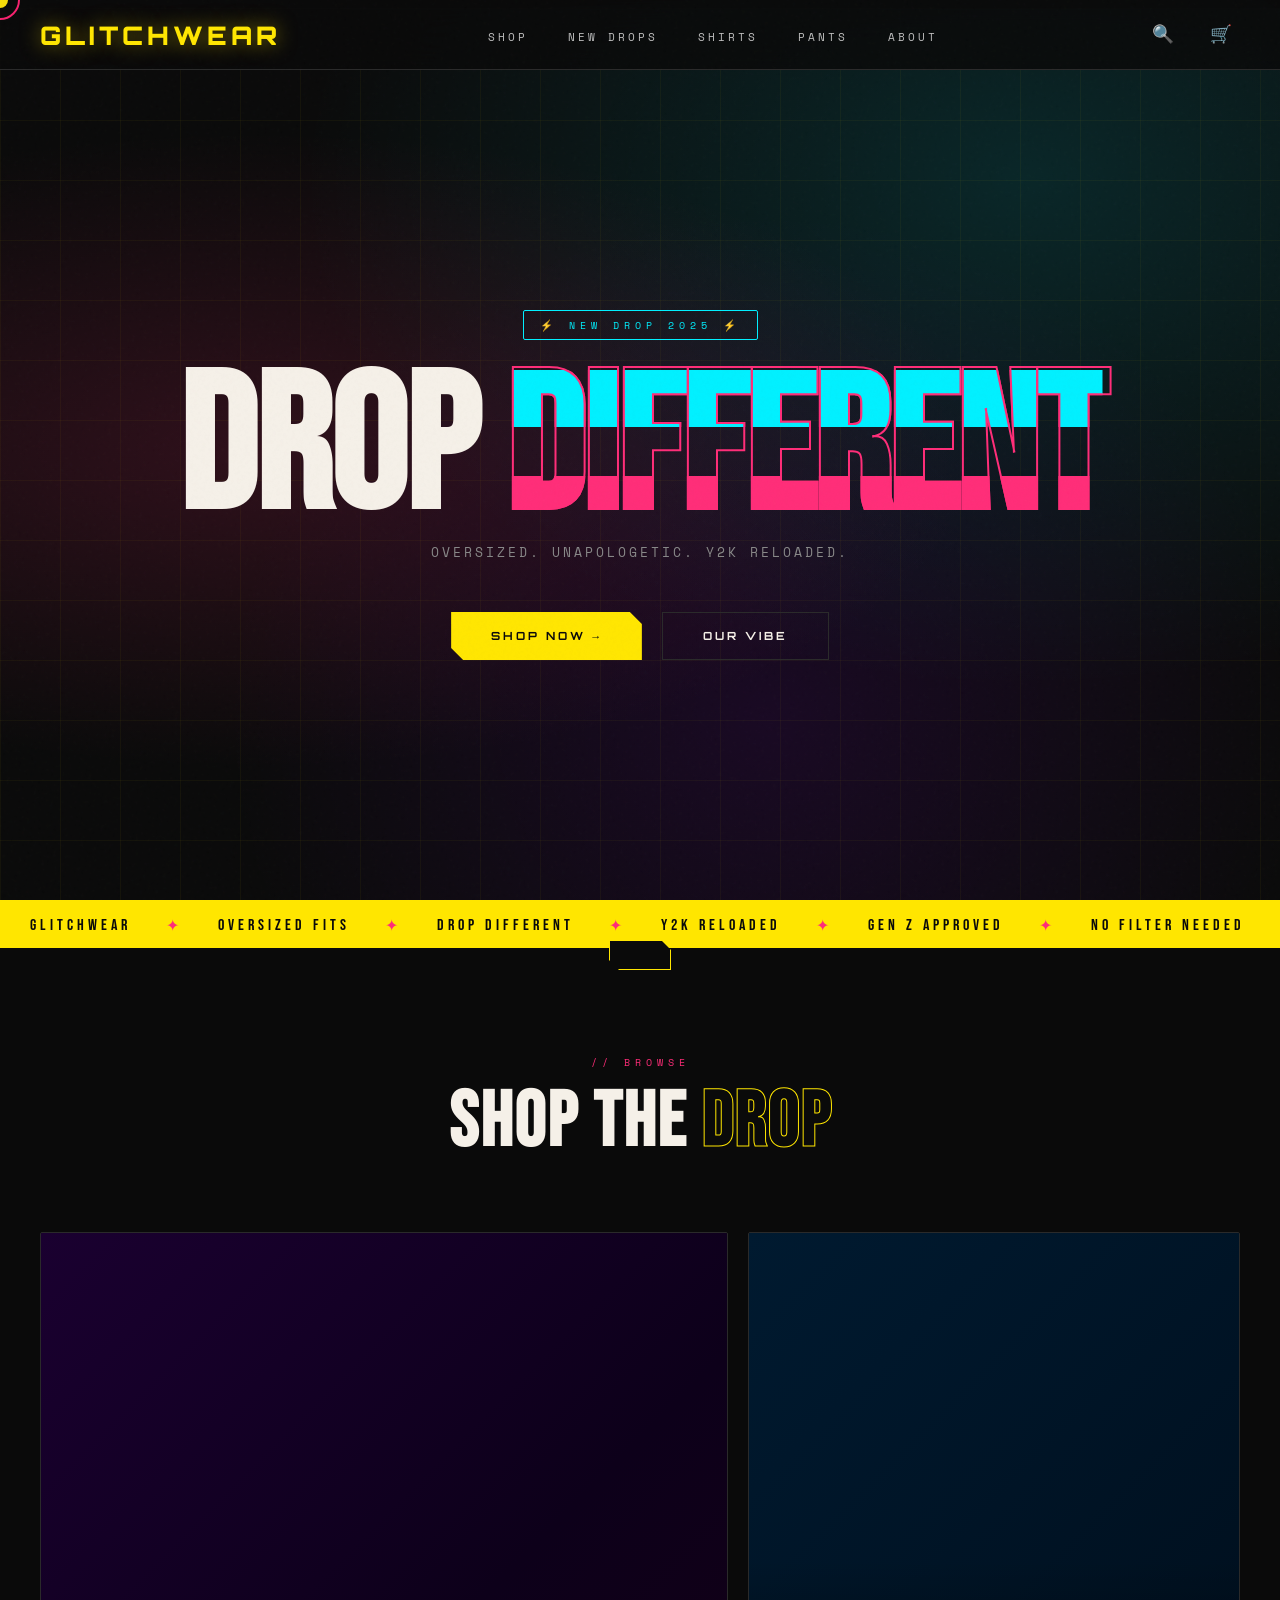
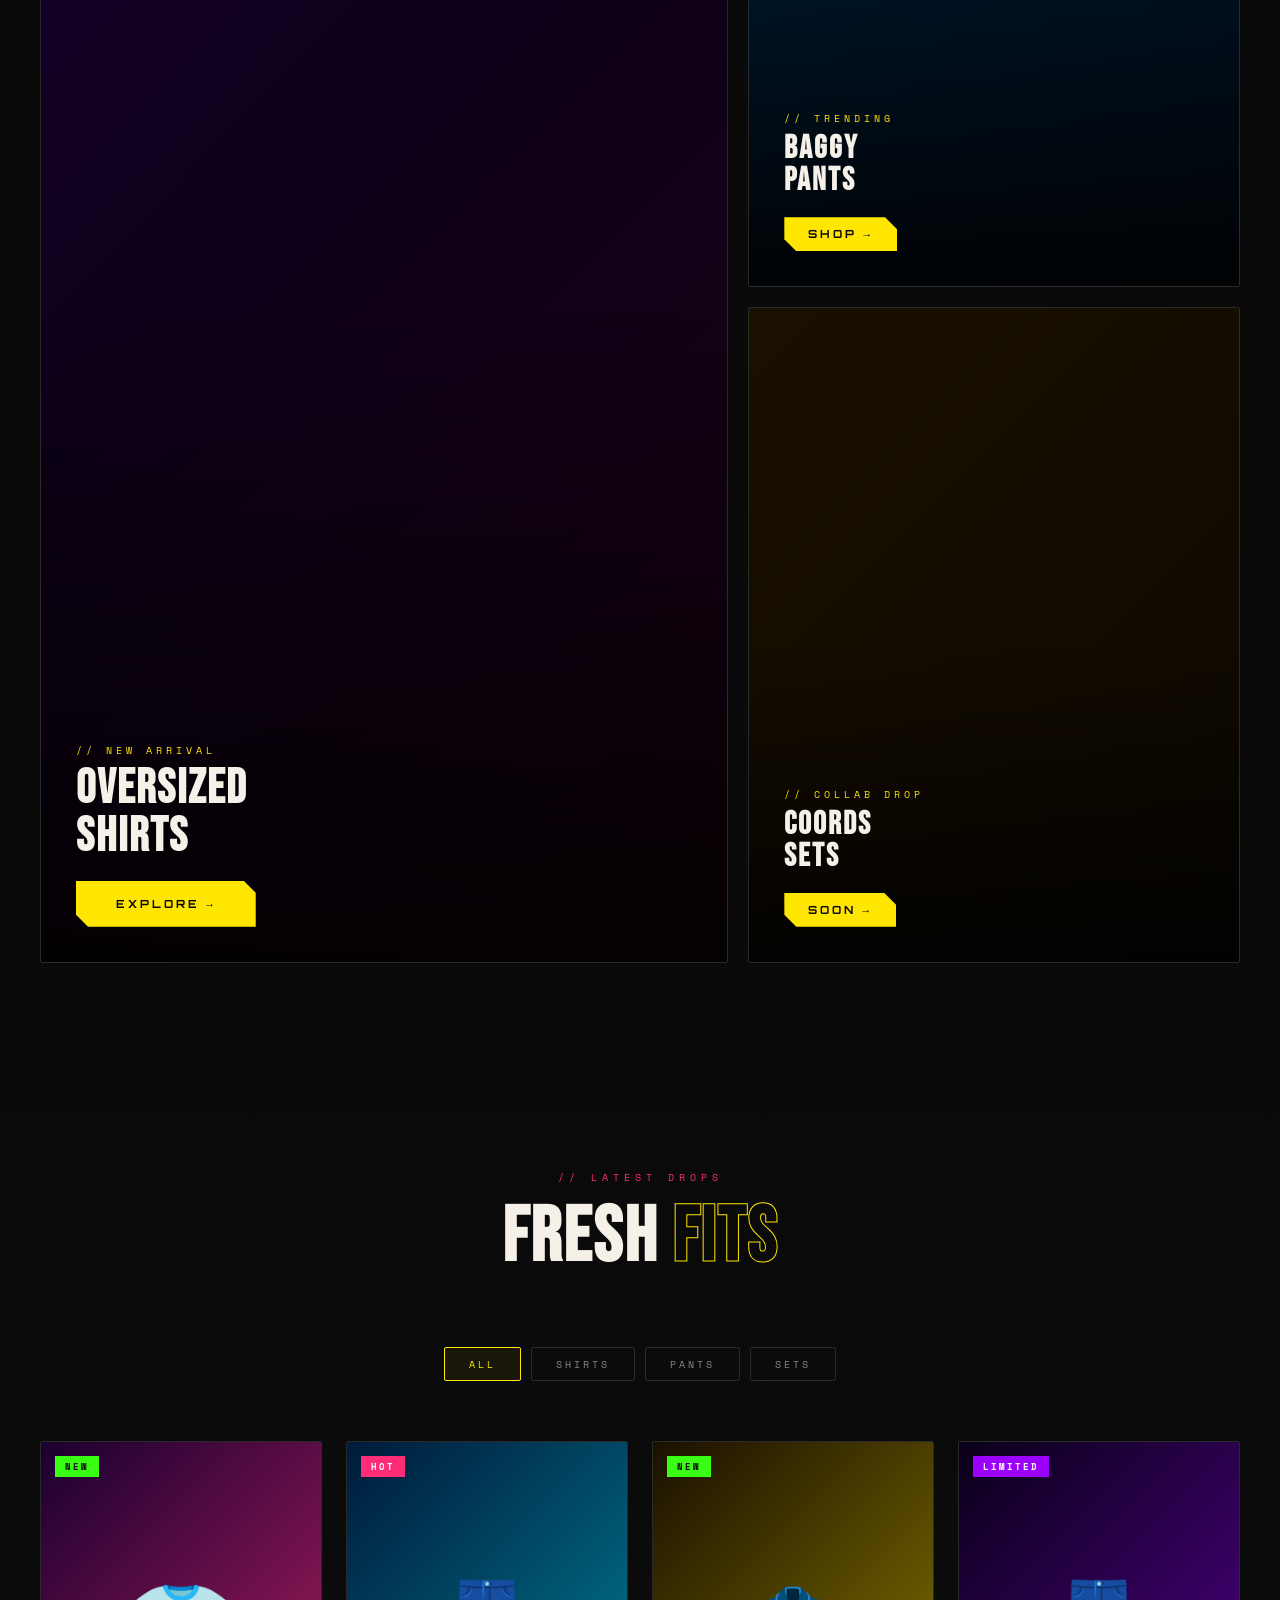
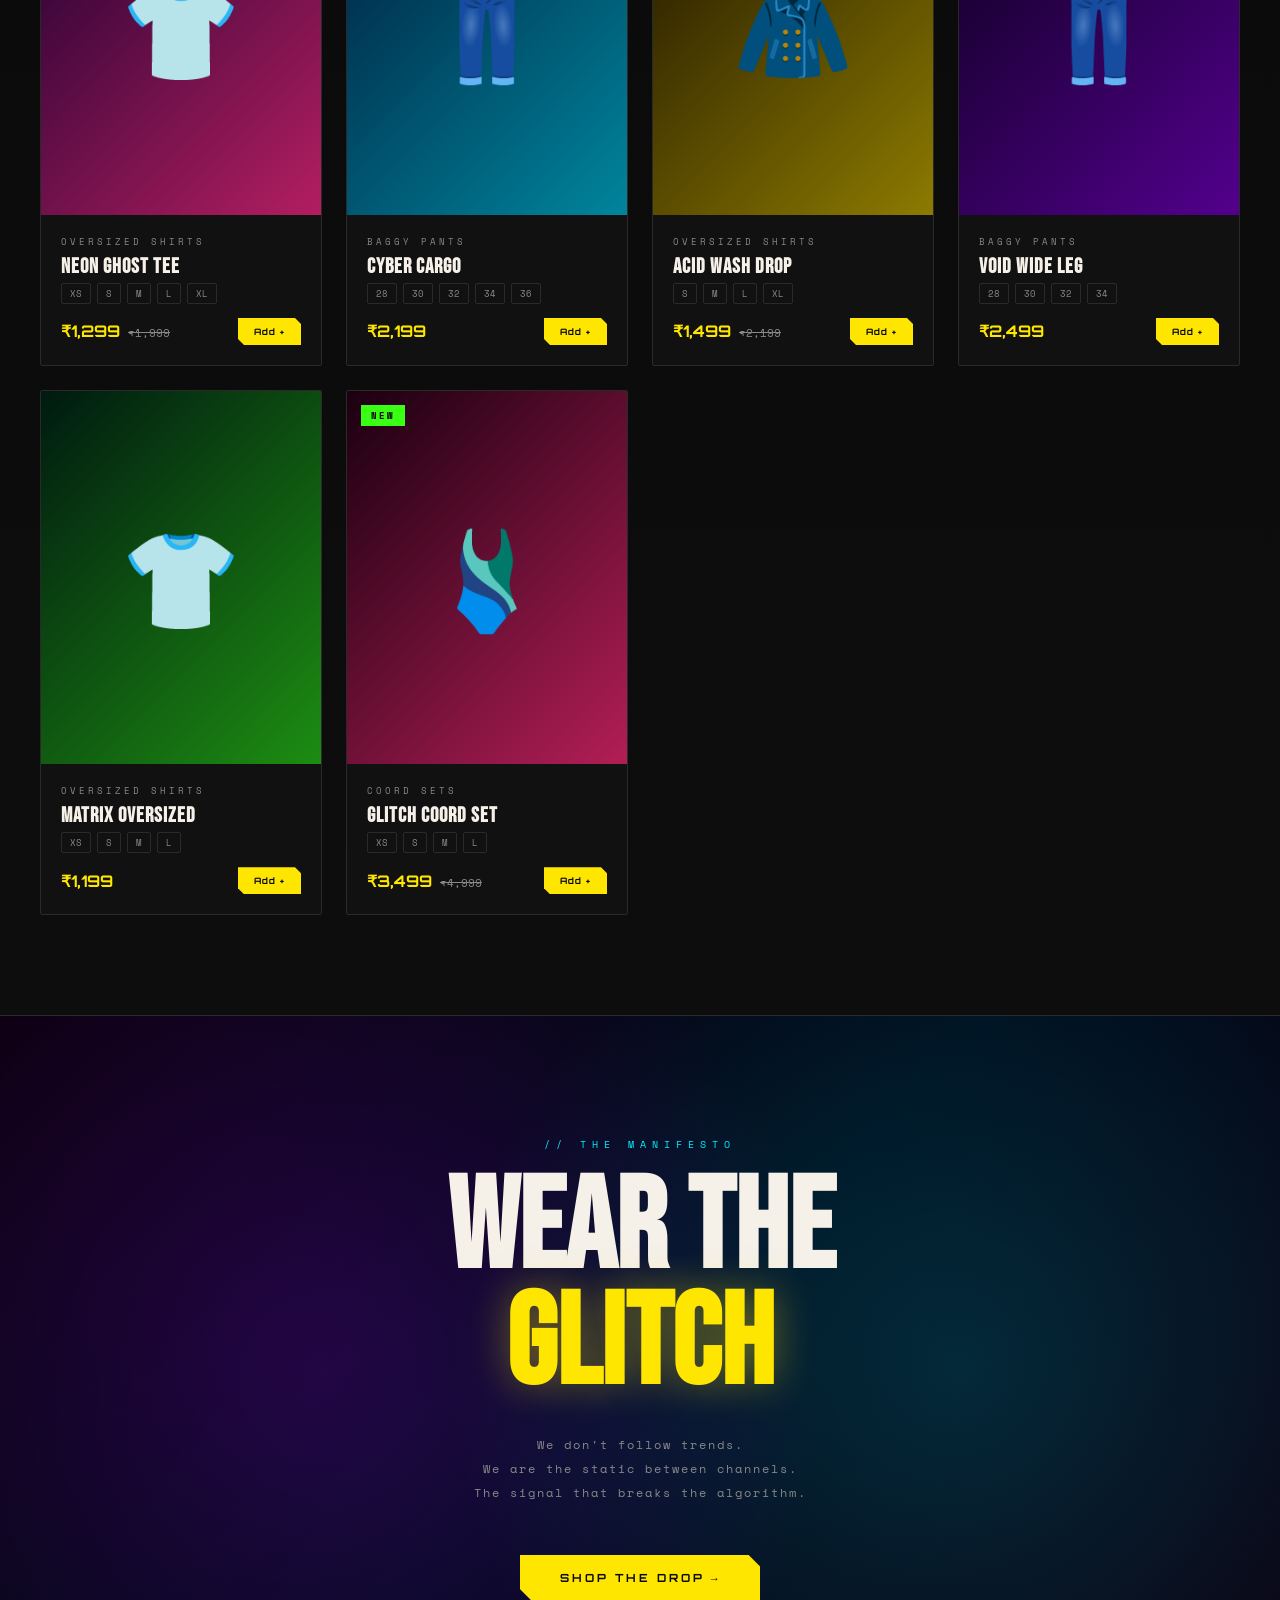
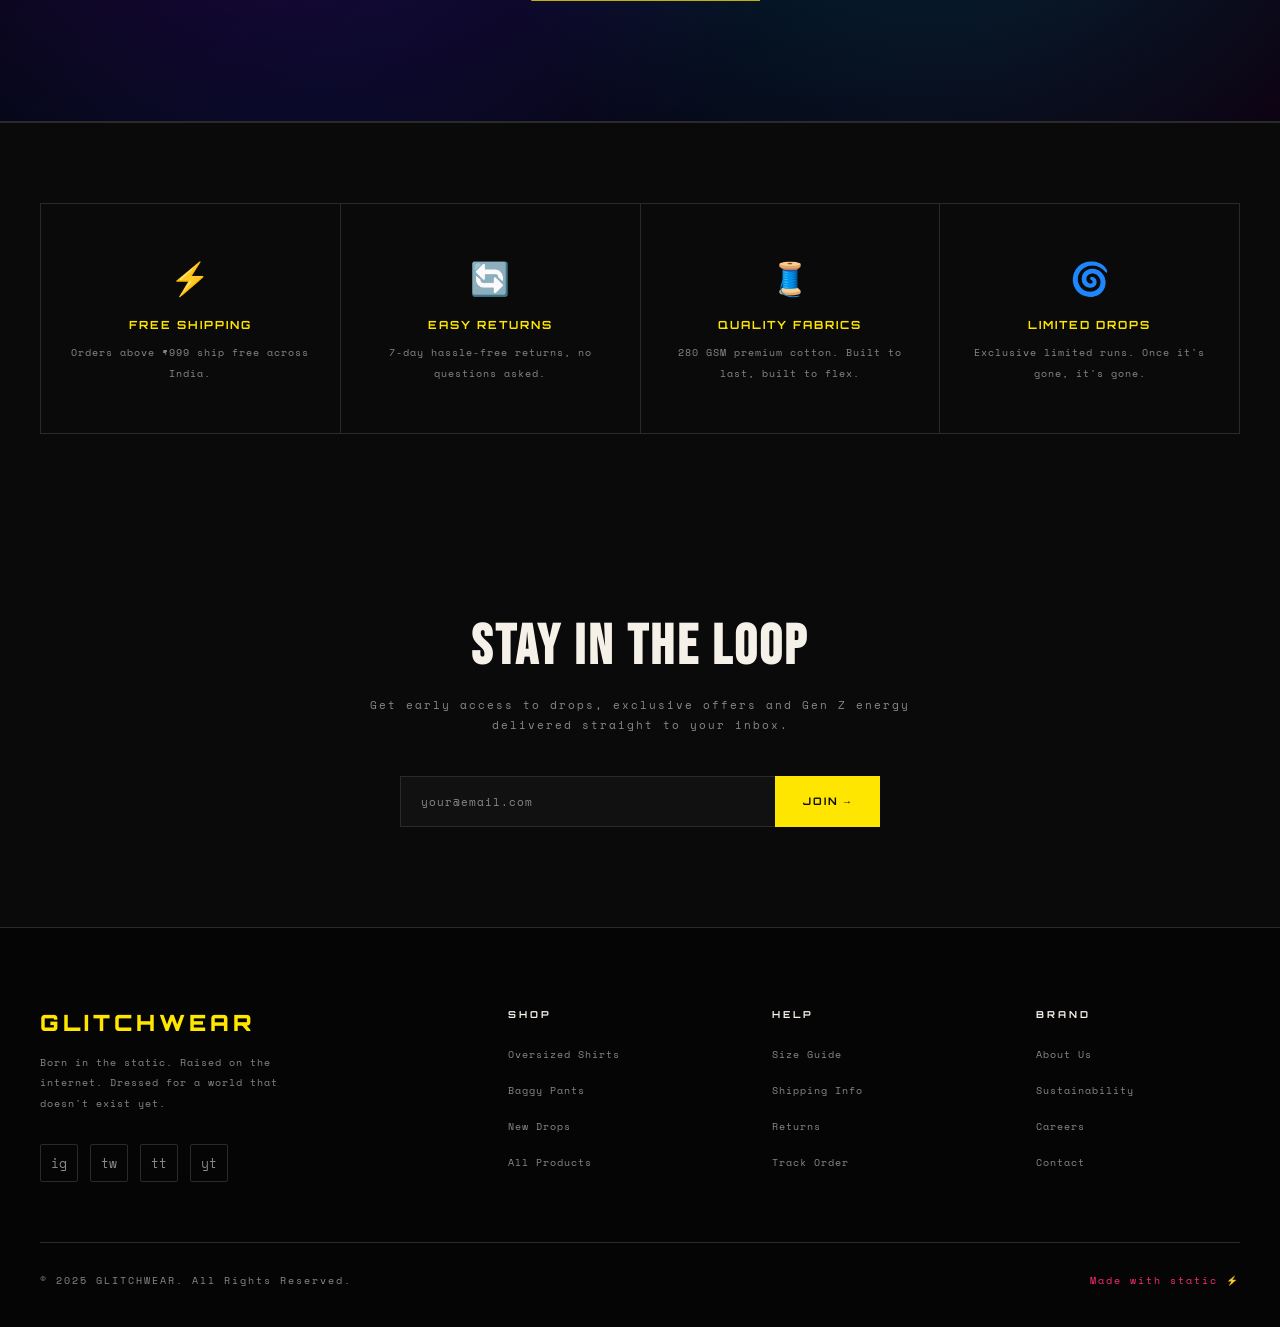
<file: index.html>
<!DOCTYPE html>
<html lang="en">
<head>
  <meta charset="UTF-8" />
  <meta name="viewport" content="width=device-width, initial-scale=1.0" />
  <title>GLITCHWEAR — Drop Different</title>
  <meta name="description" content="Gen Z oversized streetwear brand. Y2K aesthetic, bold fits, unmatched energy." />
  <link rel="stylesheet" href="css/style.css" />
  <link rel="icon" href="data:image/svg+xml,<svg xmlns='http://www.w3.org/2000/svg' viewBox='0 0 100 100'><text y='.9em' font-size='90'>⚡</text></svg>" />
</head>
<body>

<!-- Custom Cursor -->
<div class="cursor"></div>
<div class="cursor-ring"></div>

<!-- Toast -->
<div class="toast"></div>

<!-- Cart Backdrop -->
<div class="cart-backdrop"></div>

<!-- ===== CART DRAWER ===== -->
<aside class="cart-drawer">
  <div class="cart-header">
    <span class="cart-title">Your Cart</span>
    <button class="cart-close">✕</button>
  </div>
  <div class="cart-items">
    <div class="cart-empty">
      <div class="cart-empty-icon">🛒</div>
      <p>Your cart is empty</p>
    </div>
  </div>
  <div class="cart-footer" style="display:none;">
    <div class="cart-total">
      <span class="cart-total-label">Total</span>
      <span class="cart-total-amount">₹0</span>
    </div>
    <button class="checkout-btn">Checkout →</button>
  </div>
</aside>

<!-- ===== NAVBAR ===== -->
<nav>
  <a href="index.html" class="nav-logo">GLITCHWEAR</a>
  <ul class="nav-links">
    <li><a href="#shop">Shop</a></li>
    <li><a href="#new">New Drops</a></li>
    <li><a href="pages/shirts.html">Shirts</a></li>
    <li><a href="pages/pants.html">Pants</a></li>
    <li><a href="pages/about.html">About</a></li>
  </ul>
  <div class="nav-icons">
    <button class="nav-icon-btn">🔍</button>
    <button class="nav-icon-btn cart-btn" style="position:relative;">
      🛒
      <span class="cart-count" style="display:none;">0</span>
    </button>
  </div>
  <button class="hamburger" aria-label="Menu">
    <span></span><span></span><span></span>
  </button>
</nav>

<!-- Mobile Nav -->
<div class="mobile-nav">
  <ul>
    <li><a href="#shop">Shop</a></li>
    <li><a href="#new">New Drops</a></li>
    <li><a href="pages/shirts.html">Shirts</a></li>
    <li><a href="pages/pants.html">Pants</a></li>
    <li><a href="pages/about.html">About</a></li>
  </ul>
</div>

<!-- ===== HERO ===== -->
<section class="hero">
  <div class="hero-bg"></div>
  <div class="hero-grid"></div>
  <div class="hero-content">
    <span class="hero-tag">⚡ New Drop 2025 ⚡</span>
    <h1 class="hero-title">
      <span class="line1">DROP</span>
      <span class="line2 glitch-text" data-text="DIFFERENT">DIFFERENT</span>
    </h1>
    <p class="hero-sub">Oversized. Unapologetic. Y2K Reloaded.</p>
    <div class="hero-ctas">
      <a href="#shop" class="btn-primary">Shop Now →</a>
      <a href="pages/about.html" class="btn-outline">Our Vibe</a>
    </div>
  </div>
</section>

<!-- ===== MARQUEE ===== -->
<div class="marquee-strip">
  <div class="marquee-inner">
    <span>GLITCHWEAR</span><span class="dot">✦</span>
    <span>OVERSIZED FITS</span><span class="dot">✦</span>
    <span>DROP DIFFERENT</span><span class="dot">✦</span>
    <span>Y2K RELOADED</span><span class="dot">✦</span>
    <span>GEN Z APPROVED</span><span class="dot">✦</span>
    <span>NO FILTER NEEDED</span><span class="dot">✦</span>
    <span>GLITCHWEAR</span><span class="dot">✦</span>
    <span>OVERSIZED FITS</span><span class="dot">✦</span>
    <span>DROP DIFFERENT</span><span class="dot">✦</span>
    <span>Y2K RELOADED</span><span class="dot">✦</span>
    <span>GEN Z APPROVED</span><span class="dot">✦</span>
    <span>NO FILTER NEEDED</span><span class="dot">✦</span>
  </div>
</div>

<!-- ===== CATEGORIES ===== -->
<section class="categories" id="shop">
  <div class="section-header reveal">
    <p class="section-tag">// Browse</p>
    <h2 class="section-title">Shop the <em>Drop</em></h2>
  </div>
  <div class="cat-grid reveal">
    <div class="cat-card">
      <div class="cat-img" style="background:linear-gradient(135deg,#1a0030 0%,#0d001a 40%,#1a0010 100%);height:100%;display:flex;align-items:center;justify-content:center;font-size:14rem;filter:none;"></div>
      <div class="cat-overlay">
        <span class="cat-tag-small">// New Arrival</span>
        <h3 class="cat-name">Oversized<br>Shirts</h3>
        <a href="pages/shirts.html" class="btn-primary" style="width:fit-content;">Explore →</a>
      </div>
    </div>
    <div class="cat-card-right">
      <div class="cat-card">
        <div style="background:linear-gradient(135deg,#001a30 0%,#000d1a 100%);height:100%;display:flex;align-items:center;justify-content:center;font-size:8rem;"></div>
        <div class="cat-overlay">
          <span class="cat-tag-small">// Trending</span>
          <h3 class="cat-name" style="font-size:2rem;">Baggy<br>Pants</h3>
          <a href="pages/pants.html" class="btn-primary" style="width:fit-content;padding:10px 24px;">Shop →</a>
        </div>
      </div>
      <div class="cat-card">
        <div style="background:linear-gradient(135deg,#1a1000 0%,#0d0800 100%);height:100%;display:flex;align-items:center;justify-content:center;font-size:8rem;"></div>
        <div class="cat-overlay">
          <span class="cat-tag-small">// Collab Drop</span>
          <h3 class="cat-name" style="font-size:2rem;">Coords<br>Sets</h3>
          <a href="#shop" class="btn-primary" style="width:fit-content;padding:10px 24px;">Soon →</a>
        </div>
      </div>
    </div>
  </div>
</section>

<!-- ===== PRODUCTS ===== -->
<section class="products" id="new">
  <div class="section-header reveal">
    <p class="section-tag">// Latest Drops</p>
    <h2 class="section-title">Fresh <em>Fits</em></h2>
  </div>
  <div class="filter-tabs reveal">
    <button class="filter-tab active" data-filter="all">All</button>
    <button class="filter-tab" data-filter="shirts">Shirts</button>
    <button class="filter-tab" data-filter="pants">Pants</button>
    <button class="filter-tab" data-filter="sets">Sets</button>
  </div>
  <div class="products-grid">

    <!-- Product 1 -->
    <div class="product-card reveal" data-category="shirts" data-color="#1a0030" data-emoji="👕">
      <div class="product-img-wrap">
        <div style="width:100%;height:100%;background:linear-gradient(135deg,#1a0030,#ff2d78 150%);display:flex;align-items:center;justify-content:center;font-size:6rem;">👕</div>
        <span class="product-badge new">New</span>
        <div class="product-actions">
          <button class="action-btn wish-btn" title="Wishlist">♡</button>
          <button class="action-btn" title="Quick View" onclick="showToast('Quick view coming soon!')">👁</button>
        </div>
      </div>
      <div class="product-info">
        <p class="product-category">Oversized Shirts</p>
        <h3 class="product-name">NEON GHOST TEE</h3>
        <div class="product-sizes">
          <span class="size-chip">XS</span><span class="size-chip">S</span><span class="size-chip">M</span><span class="size-chip">L</span><span class="size-chip">XL</span>
        </div>
        <div class="product-bottom">
          <span><span class="product-price">₹1,299</span><span class="product-price-old">₹1,999</span></span>
          <button class="add-cart-btn">Add +</button>
        </div>
      </div>
    </div>

    <!-- Product 2 -->
    <div class="product-card reveal" data-category="pants" data-color="#00111a" data-emoji="👖">
      <div class="product-img-wrap">
        <div style="width:100%;height:100%;background:linear-gradient(135deg,#001a3a,#00f0ff 200%);display:flex;align-items:center;justify-content:center;font-size:6rem;">👖</div>
        <span class="product-badge">Hot</span>
        <div class="product-actions">
          <button class="action-btn wish-btn" title="Wishlist">♡</button>
          <button class="action-btn" title="Quick View" onclick="showToast('Quick view coming soon!')">👁</button>
        </div>
      </div>
      <div class="product-info">
        <p class="product-category">Baggy Pants</p>
        <h3 class="product-name">CYBER CARGO</h3>
        <div class="product-sizes">
          <span class="size-chip">28</span><span class="size-chip">30</span><span class="size-chip">32</span><span class="size-chip">34</span><span class="size-chip">36</span>
        </div>
        <div class="product-bottom">
          <span><span class="product-price">₹2,199</span></span>
          <button class="add-cart-btn">Add +</button>
        </div>
      </div>
    </div>

    <!-- Product 3 -->
    <div class="product-card reveal" data-category="shirts" data-color="#1a1000" data-emoji="🧥">
      <div class="product-img-wrap">
        <div style="width:100%;height:100%;background:linear-gradient(135deg,#1a1000,#ffe600 200%);display:flex;align-items:center;justify-content:center;font-size:6rem;">🧥</div>
        <span class="product-badge new">New</span>
        <div class="product-actions">
          <button class="action-btn wish-btn" title="Wishlist">♡</button>
          <button class="action-btn" title="Quick View" onclick="showToast('Quick view coming soon!')">👁</button>
        </div>
      </div>
      <div class="product-info">
        <p class="product-category">Oversized Shirts</p>
        <h3 class="product-name">ACID WASH DROP</h3>
        <div class="product-sizes">
          <span class="size-chip">S</span><span class="size-chip">M</span><span class="size-chip">L</span><span class="size-chip">XL</span>
        </div>
        <div class="product-bottom">
          <span><span class="product-price">₹1,499</span><span class="product-price-old">₹2,199</span></span>
          <button class="add-cart-btn">Add +</button>
        </div>
      </div>
    </div>

    <!-- Product 4 -->
    <div class="product-card reveal" data-category="pants" data-color="#0a001a" data-emoji="👖">
      <div class="product-img-wrap">
        <div style="width:100%;height:100%;background:linear-gradient(135deg,#0a001a,#9b00ff 200%);display:flex;align-items:center;justify-content:center;font-size:6rem;">👖</div>
        <span class="product-badge" style="background:var(--purple)">Limited</span>
        <div class="product-actions">
          <button class="action-btn wish-btn" title="Wishlist">♡</button>
          <button class="action-btn" title="Quick View" onclick="showToast('Quick view coming soon!')">👁</button>
        </div>
      </div>
      <div class="product-info">
        <p class="product-category">Baggy Pants</p>
        <h3 class="product-name">VOID WIDE LEG</h3>
        <div class="product-sizes">
          <span class="size-chip">28</span><span class="size-chip">30</span><span class="size-chip">32</span><span class="size-chip">34</span>
        </div>
        <div class="product-bottom">
          <span><span class="product-price">₹2,499</span></span>
          <button class="add-cart-btn">Add +</button>
        </div>
      </div>
    </div>

    <!-- Product 5 -->
    <div class="product-card reveal" data-category="shirts" data-color="#001a10" data-emoji="👕">
      <div class="product-img-wrap">
        <div style="width:100%;height:100%;background:linear-gradient(135deg,#001a10,#39ff14 200%);display:flex;align-items:center;justify-content:center;font-size:6rem;">👕</div>
        <div class="product-actions">
          <button class="action-btn wish-btn" title="Wishlist">♡</button>
          <button class="action-btn" title="Quick View" onclick="showToast('Quick view coming soon!')">👁</button>
        </div>
      </div>
      <div class="product-info">
        <p class="product-category">Oversized Shirts</p>
        <h3 class="product-name">MATRIX OVERSIZED</h3>
        <div class="product-sizes">
          <span class="size-chip">XS</span><span class="size-chip">S</span><span class="size-chip">M</span><span class="size-chip">L</span>
        </div>
        <div class="product-bottom">
          <span><span class="product-price">₹1,199</span></span>
          <button class="add-cart-btn">Add +</button>
        </div>
      </div>
    </div>

    <!-- Product 6 -->
    <div class="product-card reveal" data-category="sets" data-color="#1a0010" data-emoji="🩱">
      <div class="product-img-wrap">
        <div style="width:100%;height:100%;background:linear-gradient(135deg,#1a0010,#ff2d78 150%,#9b00ff 200%);display:flex;align-items:center;justify-content:center;font-size:6rem;">🩱</div>
        <span class="product-badge new">New</span>
        <div class="product-actions">
          <button class="action-btn wish-btn" title="Wishlist">♡</button>
          <button class="action-btn" title="Quick View" onclick="showToast('Quick view coming soon!')">👁</button>
        </div>
      </div>
      <div class="product-info">
        <p class="product-category">Coord Sets</p>
        <h3 class="product-name">GLITCH COORD SET</h3>
        <div class="product-sizes">
          <span class="size-chip">XS</span><span class="size-chip">S</span><span class="size-chip">M</span><span class="size-chip">L</span>
        </div>
        <div class="product-bottom">
          <span><span class="product-price">₹3,499</span><span class="product-price-old">₹4,999</span></span>
          <button class="add-cart-btn">Add +</button>
        </div>
      </div>
    </div>

  </div>
</section>

<!-- ===== Y2K BANNER ===== -->
<section class="y2k-banner">
  <p class="banner-label">// The Manifesto</p>
  <h2 class="banner-title">
    WEAR THE<br><span class="highlight">GLITCH</span>
  </h2>
  <p class="banner-desc">
    We don't follow trends.<br>We are the static between channels.<br>The signal that breaks the algorithm.
  </p>
  <a href="#shop" class="btn-primary">Shop The Drop →</a>
</section>

<!-- ===== FEATURES ===== -->
<section class="features">
  <div class="features-grid">
    <div class="feature-item reveal">
      <span class="feature-icon">⚡</span>
      <h4 class="feature-title">Free Shipping</h4>
      <p class="feature-desc">Orders above ₹999 ship free across India.</p>
    </div>
    <div class="feature-item reveal">
      <span class="feature-icon">🔄</span>
      <h4 class="feature-title">Easy Returns</h4>
      <p class="feature-desc">7-day hassle-free returns, no questions asked.</p>
    </div>
    <div class="feature-item reveal">
      <span class="feature-icon">🧵</span>
      <h4 class="feature-title">Quality Fabrics</h4>
      <p class="feature-desc">280 GSM premium cotton. Built to last, built to flex.</p>
    </div>
    <div class="feature-item reveal">
      <span class="feature-icon">🌀</span>
      <h4 class="feature-title">Limited Drops</h4>
      <p class="feature-desc">Exclusive limited runs. Once it's gone, it's gone.</p>
    </div>
  </div>
</section>

<!-- ===== NEWSLETTER ===== -->
<section class="newsletter">
  <div class="newsletter-box reveal">
    <h2 class="nl-title">Stay In The Loop</h2>
    <p class="nl-sub">Get early access to drops, exclusive offers and Gen Z energy delivered straight to your inbox.</p>
    <form class="nl-form" onsubmit="return false;">
      <input class="nl-input" type="email" placeholder="your@email.com" />
      <button type="submit" class="nl-btn">JOIN →</button>
    </form>
  </div>
</section>

<!-- ===== FOOTER ===== -->
<footer>
  <div class="footer-grid">
    <div>
      <span class="footer-brand-name">GLITCHWEAR</span>
      <p class="footer-tagline">Born in the static. Raised on the internet. Dressed for a world that doesn't exist yet.</p>
      <div class="social-links">
        <a href="#" class="social-link">ig</a>
        <a href="#" class="social-link">tw</a>
        <a href="#" class="social-link">tt</a>
        <a href="#" class="social-link">yt</a>
      </div>
    </div>
    <div>
      <h5 class="footer-col-title">Shop</h5>
      <ul class="footer-links">
        <li><a href="pages/shirts.html">Oversized Shirts</a></li>
        <li><a href="pages/pants.html">Baggy Pants</a></li>
        <li><a href="#new">New Drops</a></li>
        <li><a href="#shop">All Products</a></li>
      </ul>
    </div>
    <div>
      <h5 class="footer-col-title">Help</h5>
      <ul class="footer-links">
        <li><a href="#">Size Guide</a></li>
        <li><a href="#">Shipping Info</a></li>
        <li><a href="#">Returns</a></li>
        <li><a href="#">Track Order</a></li>
      </ul>
    </div>
    <div>
      <h5 class="footer-col-title">Brand</h5>
      <ul class="footer-links">
        <li><a href="pages/about.html">About Us</a></li>
        <li><a href="#">Sustainability</a></li>
        <li><a href="#">Careers</a></li>
        <li><a href="#">Contact</a></li>
      </ul>
    </div>
  </div>
  <div class="footer-bottom">
    <span class="footer-copy">© 2025 GLITCHWEAR. All Rights Reserved.</span>
    <span class="footer-copy" style="color:var(--hot-pink);">Made with static ⚡</span>
  </div>
</footer>

<script src="js/main.js"></script>
</body>
</html>
</file>
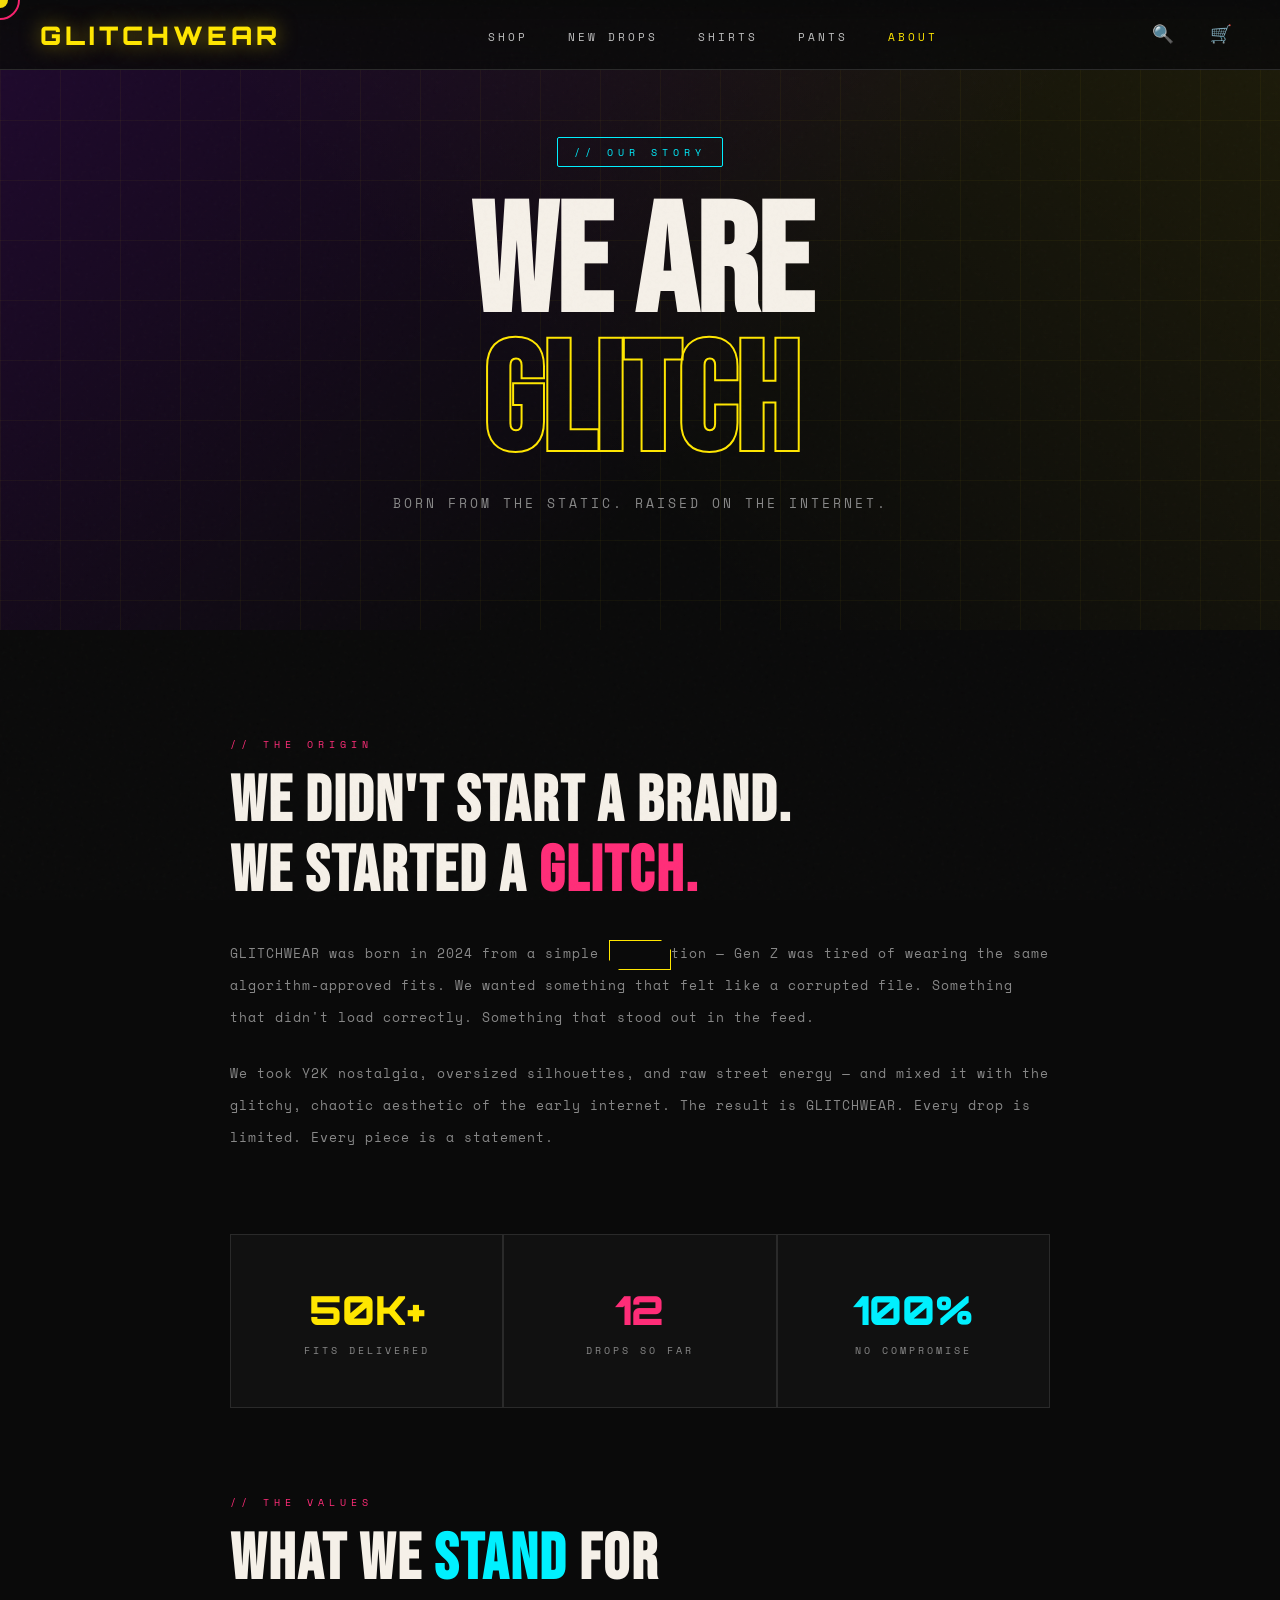
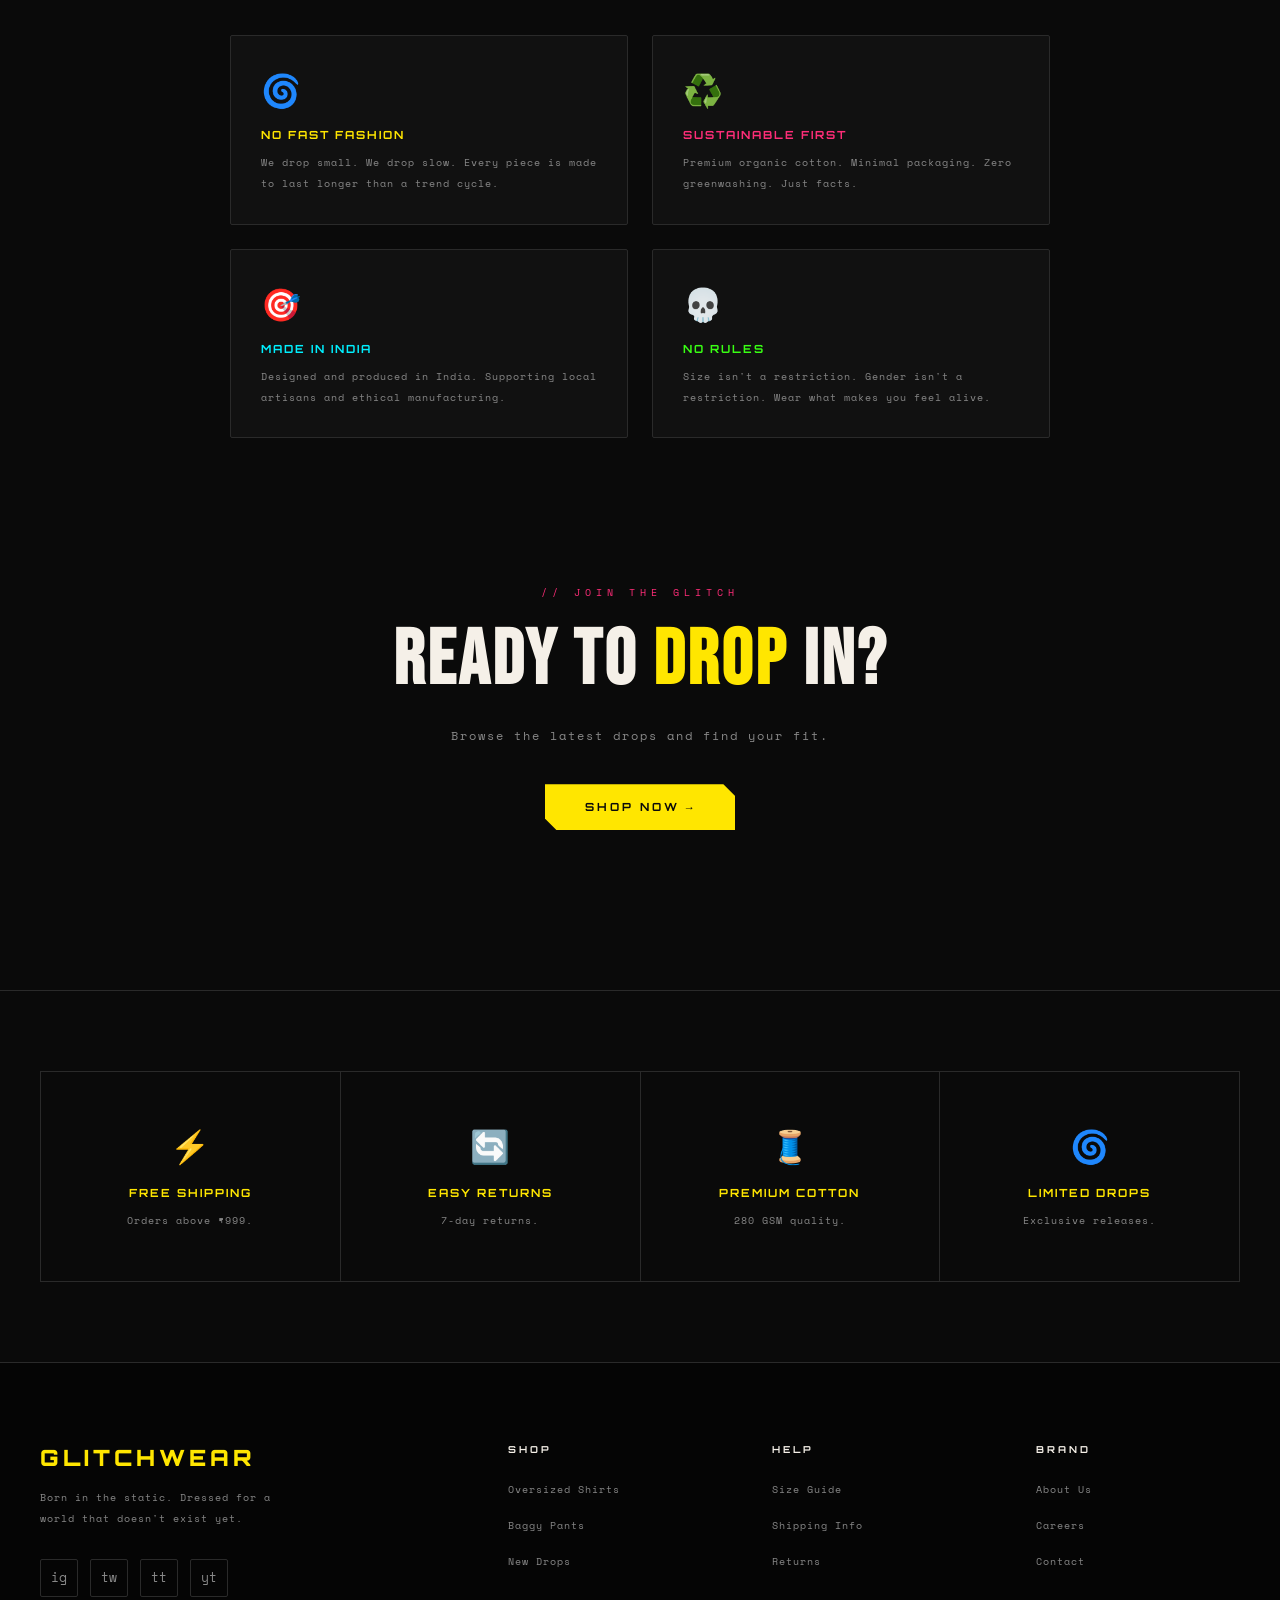
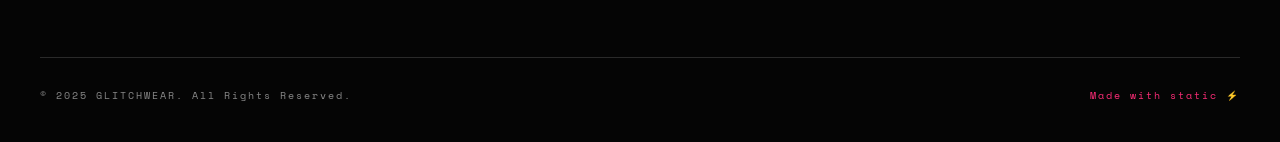
<file: pages/about.html>
<!DOCTYPE html>
<html lang="en">
<head>
  <meta charset="UTF-8" />
  <meta name="viewport" content="width=device-width, initial-scale=1.0" />
  <title>About — GLITCHWEAR</title>
  <link rel="stylesheet" href="../css/style.css" />
  <link rel="stylesheet" href="../css/pages.css" />
  <link rel="icon" href="data:image/svg+xml,<svg xmlns='http://www.w3.org/2000/svg' viewBox='0 0 100 100'><text y='.9em' font-size='90'>⚡</text></svg>" />
</head>
<body>
<div class="cursor"></div>
<div class="cursor-ring"></div>
<div class="toast"></div>
<div class="cart-backdrop"></div>

<aside class="cart-drawer">
  <div class="cart-header">
    <span class="cart-title">Your Cart</span>
    <button class="cart-close">✕</button>
  </div>
  <div class="cart-items">
    <div class="cart-empty">
      <div class="cart-empty-icon">🛒</div>
      <p>Your cart is empty</p>
    </div>
  </div>
  <div class="cart-footer" style="display:none;">
    <div class="cart-total">
      <span class="cart-total-label">Total</span>
      <span class="cart-total-amount">₹0</span>
    </div>
    <button class="checkout-btn">Checkout →</button>
  </div>
</aside>

<nav>
  <a href="../index.html" class="nav-logo">GLITCHWEAR</a>
  <ul class="nav-links">
    <li><a href="../index.html#shop">Shop</a></li>
    <li><a href="../index.html#new">New Drops</a></li>
    <li><a href="shirts.html">Shirts</a></li>
    <li><a href="pants.html">Pants</a></li>
    <li><a href="about.html" style="color:var(--acid-yellow)">About</a></li>
  </ul>
  <div class="nav-icons">
    <button class="nav-icon-btn">🔍</button>
    <button class="nav-icon-btn cart-btn" style="position:relative;">
      🛒<span class="cart-count" style="display:none;">0</span>
    </button>
  </div>
  <button class="hamburger" aria-label="Menu">
    <span></span><span></span><span></span>
  </button>
</nav>
<div class="mobile-nav">
  <ul>
    <li><a href="../index.html#shop">Shop</a></li>
    <li><a href="shirts.html">Shirts</a></li>
    <li><a href="pants.html">Pants</a></li>
    <li><a href="about.html">About</a></li>
  </ul>
</div>

<div class="page-hero" style="min-height:70vh;">
  <div class="page-hero-bg" style="background:linear-gradient(135deg,rgba(155,0,255,0.15) 0%,transparent 60%),linear-gradient(225deg,rgba(255,230,0,0.08) 0%,transparent 60%),var(--bg);"></div>
  <div class="hero-grid"></div>
  <div class="page-hero-content">
    <span class="hero-tag">// Our Story</span>
    <h1 class="page-title">WE ARE<br><span style="-webkit-text-stroke:2px var(--acid-yellow);color:transparent;">GLITCH</span></h1>
    <p class="hero-sub">Born from the static. Raised on the internet.</p>
  </div>
</div>

<!-- MANIFESTO -->
<section style="padding:100px 40px;max-width:900px;margin:0 auto;">
  <div class="reveal" style="margin-bottom:80px;">
    <p class="section-tag" style="margin-bottom:16px;">// The Origin</p>
    <h2 style="font-family:'Bebas Neue',sans-serif;font-size:clamp(2rem,5vw,4rem);letter-spacing:2px;margin-bottom:30px;line-height:1.1;">
      We didn't start a brand.<br>We started a <span style="color:var(--hot-pink)">glitch.</span>
    </h2>
    <p style="font-size:0.8rem;color:var(--text-muted);line-height:2.5;letter-spacing:1px;margin-bottom:24px;">
      GLITCHWEAR was born in 2024 from a simple frustration — Gen Z was tired of wearing the same algorithm-approved fits. We wanted something that felt like a corrupted file. Something that didn't load correctly. Something that stood out in the feed.
    </p>
    <p style="font-size:0.8rem;color:var(--text-muted);line-height:2.5;letter-spacing:1px;">
      We took Y2K nostalgia, oversized silhouettes, and raw street energy — and mixed it with the glitchy, chaotic aesthetic of the early internet. The result is GLITCHWEAR. Every drop is limited. Every piece is a statement.
    </p>
  </div>

  <div class="reveal" style="display:grid;grid-template-columns:1fr 1fr 1fr;gap:2px;background:var(--border);border:1px solid var(--border);margin-bottom:80px;">
    <div style="background:var(--card-bg);padding:50px 30px;text-align:center;">
      <div style="font-family:'Orbitron',monospace;font-size:2.5rem;font-weight:900;color:var(--acid-yellow);margin-bottom:8px;">50K+</div>
      <div style="font-size:0.6rem;letter-spacing:3px;text-transform:uppercase;color:var(--text-muted);">Fits Delivered</div>
    </div>
    <div style="background:var(--card-bg);padding:50px 30px;text-align:center;">
      <div style="font-family:'Orbitron',monospace;font-size:2.5rem;font-weight:900;color:var(--hot-pink);margin-bottom:8px;">12</div>
      <div style="font-size:0.6rem;letter-spacing:3px;text-transform:uppercase;color:var(--text-muted);">Drops So Far</div>
    </div>
    <div style="background:var(--card-bg);padding:50px 30px;text-align:center;">
      <div style="font-family:'Orbitron',monospace;font-size:2.5rem;font-weight:900;color:var(--electric-blue);margin-bottom:8px;">100%</div>
      <div style="font-size:0.6rem;letter-spacing:3px;text-transform:uppercase;color:var(--text-muted);">No Compromise</div>
    </div>
  </div>

  <div class="reveal" style="margin-bottom:80px;">
    <p class="section-tag" style="margin-bottom:16px;">// The Values</p>
    <h2 style="font-family:'Bebas Neue',sans-serif;font-size:clamp(2rem,5vw,4rem);letter-spacing:2px;margin-bottom:40px;line-height:1.1;">What we <span style="color:var(--electric-blue)">stand</span> for</h2>
    <div style="display:grid;grid-template-columns:1fr 1fr;gap:24px;">
      <div style="padding:30px;border:1px solid var(--border);border-radius:2px;background:var(--card-bg);">
        <div style="font-size:2rem;margin-bottom:14px;">🌀</div>
        <h4 style="font-family:'Orbitron',monospace;font-size:0.7rem;letter-spacing:2px;color:var(--acid-yellow);margin-bottom:10px;">NO FAST FASHION</h4>
        <p style="font-size:0.65rem;color:var(--text-muted);line-height:2;letter-spacing:1px;">We drop small. We drop slow. Every piece is made to last longer than a trend cycle.</p>
      </div>
      <div style="padding:30px;border:1px solid var(--border);border-radius:2px;background:var(--card-bg);">
        <div style="font-size:2rem;margin-bottom:14px;">♻️</div>
        <h4 style="font-family:'Orbitron',monospace;font-size:0.7rem;letter-spacing:2px;color:var(--hot-pink);margin-bottom:10px;">SUSTAINABLE FIRST</h4>
        <p style="font-size:0.65rem;color:var(--text-muted);line-height:2;letter-spacing:1px;">Premium organic cotton. Minimal packaging. Zero greenwashing. Just facts.</p>
      </div>
      <div style="padding:30px;border:1px solid var(--border);border-radius:2px;background:var(--card-bg);">
        <div style="font-size:2rem;margin-bottom:14px;">🎯</div>
        <h4 style="font-family:'Orbitron',monospace;font-size:0.7rem;letter-spacing:2px;color:var(--electric-blue);margin-bottom:10px;">MADE IN INDIA</h4>
        <p style="font-size:0.65rem;color:var(--text-muted);line-height:2;letter-spacing:1px;">Designed and produced in India. Supporting local artisans and ethical manufacturing.</p>
      </div>
      <div style="padding:30px;border:1px solid var(--border);border-radius:2px;background:var(--card-bg);">
        <div style="font-size:2rem;margin-bottom:14px;">💀</div>
        <h4 style="font-family:'Orbitron',monospace;font-size:0.7rem;letter-spacing:2px;color:var(--neon-green);margin-bottom:10px;">NO RULES</h4>
        <p style="font-size:0.65rem;color:var(--text-muted);line-height:2;letter-spacing:1px;">Size isn't a restriction. Gender isn't a restriction. Wear what makes you feel alive.</p>
      </div>
    </div>
  </div>

  <div class="reveal" style="text-align:center;padding:60px 0;">
    <p class="section-tag" style="margin-bottom:16px;">// Join the Glitch</p>
    <h2 style="font-family:'Bebas Neue',sans-serif;font-size:clamp(2rem,6vw,5rem);letter-spacing:3px;margin-bottom:20px;">Ready to <span style="color:var(--acid-yellow)">Drop</span> In?</h2>
    <p style="font-size:0.75rem;color:var(--text-muted);letter-spacing:2px;margin-bottom:40px;">Browse the latest drops and find your fit.</p>
    <a href="../index.html#shop" class="btn-primary">Shop Now →</a>
  </div>
</section>

<section class="features">
  <div class="features-grid">
    <div class="feature-item reveal"><span class="feature-icon">⚡</span><h4 class="feature-title">Free Shipping</h4><p class="feature-desc">Orders above ₹999.</p></div>
    <div class="feature-item reveal"><span class="feature-icon">🔄</span><h4 class="feature-title">Easy Returns</h4><p class="feature-desc">7-day returns.</p></div>
    <div class="feature-item reveal"><span class="feature-icon">🧵</span><h4 class="feature-title">Premium Cotton</h4><p class="feature-desc">280 GSM quality.</p></div>
    <div class="feature-item reveal"><span class="feature-icon">🌀</span><h4 class="feature-title">Limited Drops</h4><p class="feature-desc">Exclusive releases.</p></div>
  </div>
</section>

<footer>
  <div class="footer-grid">
    <div>
      <span class="footer-brand-name">GLITCHWEAR</span>
      <p class="footer-tagline">Born in the static. Dressed for a world that doesn't exist yet.</p>
      <div class="social-links">
        <a href="#" class="social-link">ig</a>
        <a href="#" class="social-link">tw</a>
        <a href="#" class="social-link">tt</a>
        <a href="#" class="social-link">yt</a>
      </div>
    </div>
    <div>
      <h5 class="footer-col-title">Shop</h5>
      <ul class="footer-links">
        <li><a href="shirts.html">Oversized Shirts</a></li>
        <li><a href="pants.html">Baggy Pants</a></li>
        <li><a href="../index.html#new">New Drops</a></li>
      </ul>
    </div>
    <div>
      <h5 class="footer-col-title">Help</h5>
      <ul class="footer-links">
        <li><a href="#">Size Guide</a></li>
        <li><a href="#">Shipping Info</a></li>
        <li><a href="#">Returns</a></li>
      </ul>
    </div>
    <div>
      <h5 class="footer-col-title">Brand</h5>
      <ul class="footer-links">
        <li><a href="about.html">About Us</a></li>
        <li><a href="#">Careers</a></li>
        <li><a href="#">Contact</a></li>
      </ul>
    </div>
  </div>
  <div class="footer-bottom">
    <span class="footer-copy">© 2025 GLITCHWEAR. All Rights Reserved.</span>
    <span class="footer-copy" style="color:var(--hot-pink);">Made with static ⚡</span>
  </div>
</footer>

<script src="../js/main.js"></script>
</body>
</html>
</file>
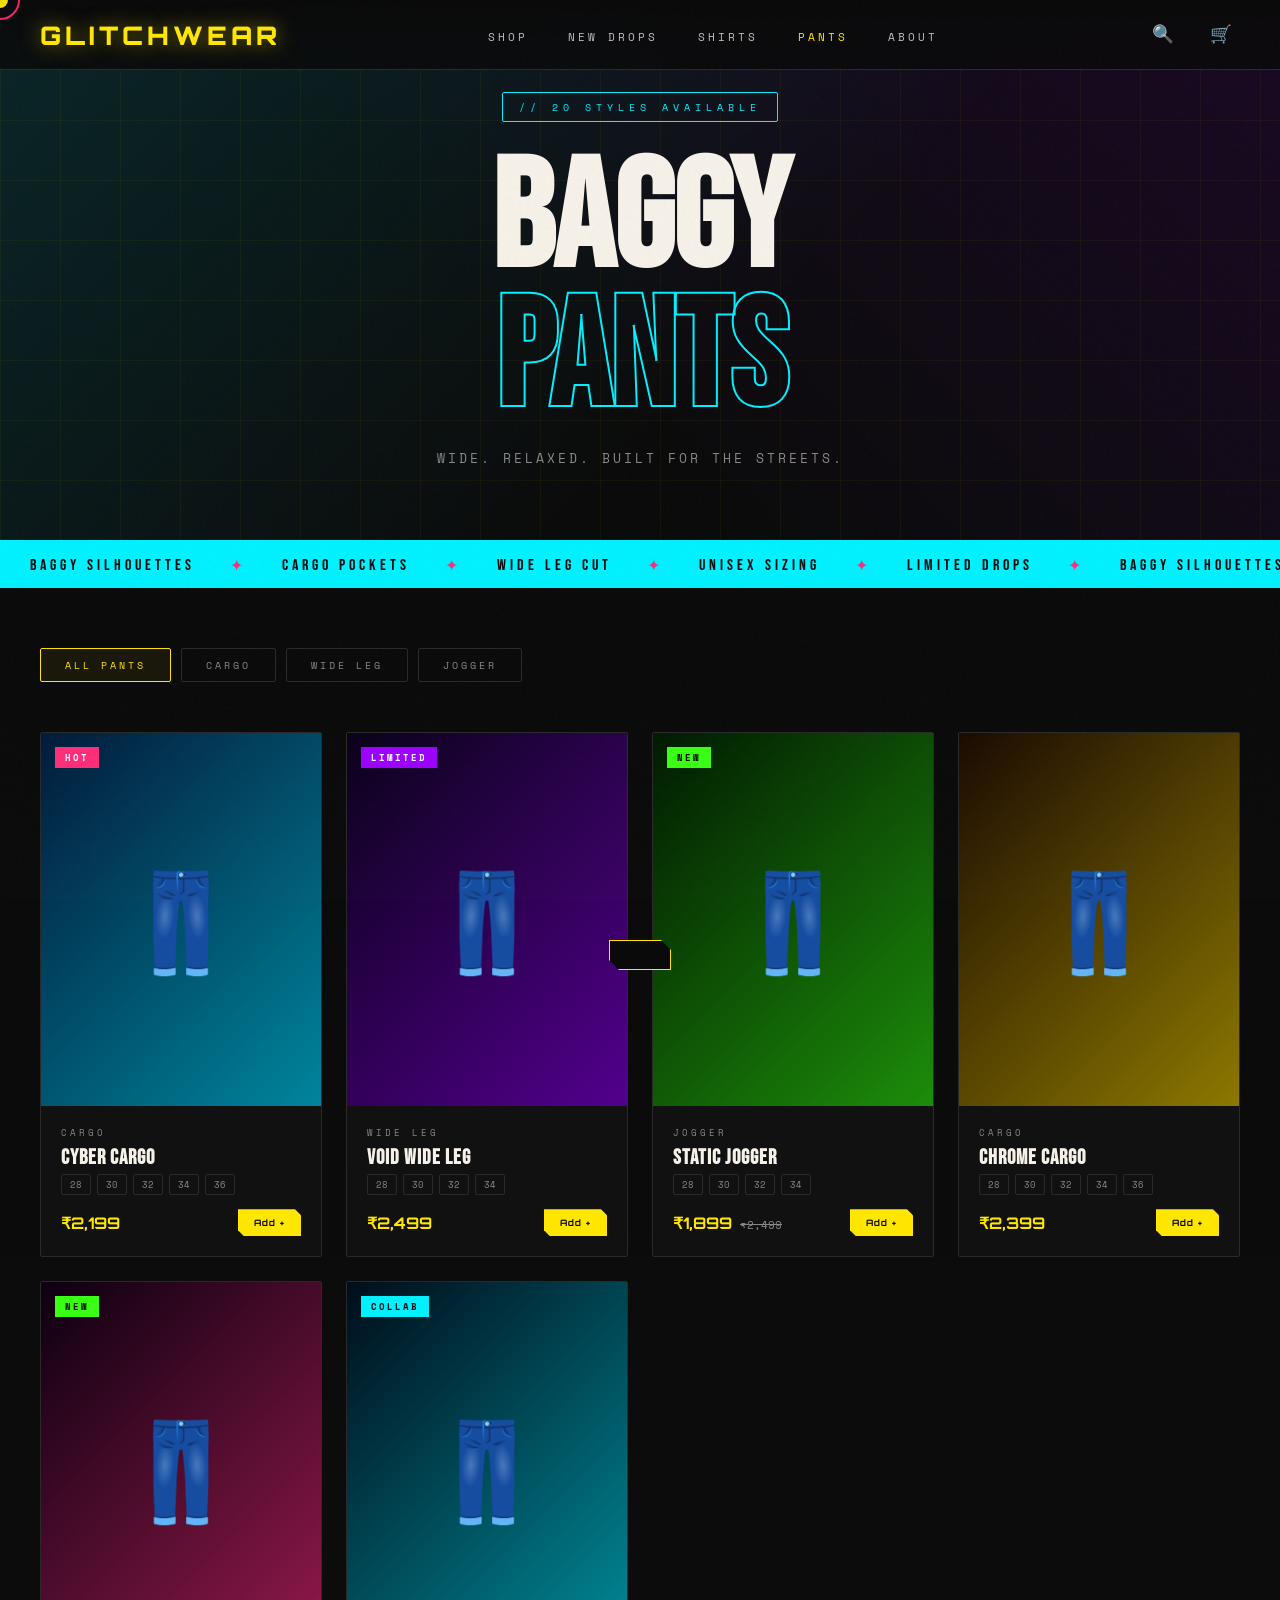
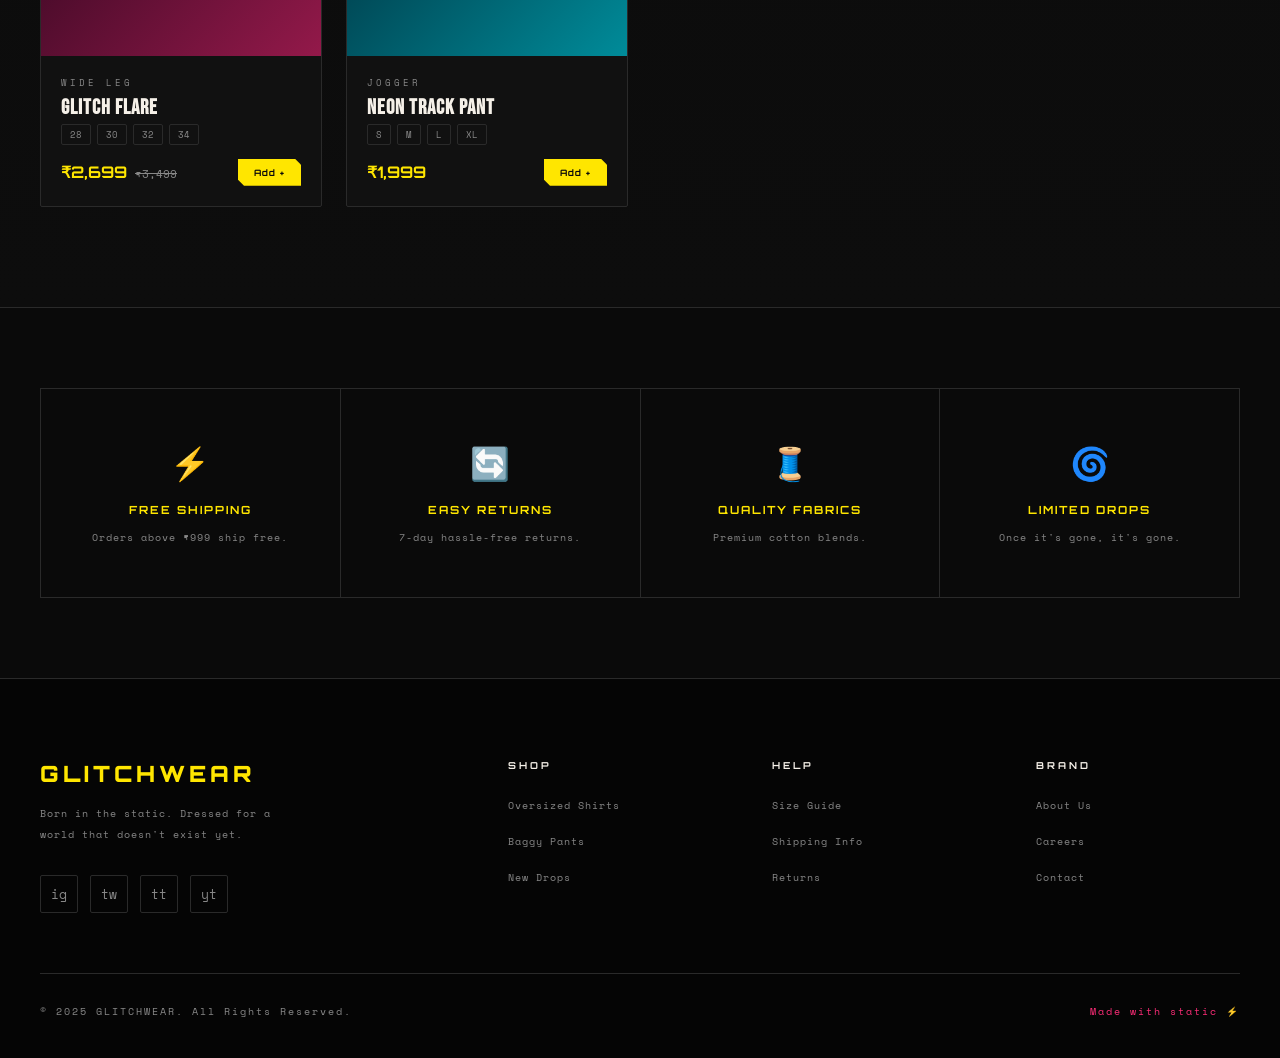
<file: pages/pants.html>
<!DOCTYPE html>
<html lang="en">
<head>
  <meta charset="UTF-8" />
  <meta name="viewport" content="width=device-width, initial-scale=1.0" />
  <title>Baggy Pants — GLITCHWEAR</title>
  <link rel="stylesheet" href="../css/style.css" />
  <link rel="stylesheet" href="../css/pages.css" />
  <link rel="icon" href="data:image/svg+xml,<svg xmlns='http://www.w3.org/2000/svg' viewBox='0 0 100 100'><text y='.9em' font-size='90'>⚡</text></svg>" />
</head>
<body>
<div class="cursor"></div>
<div class="cursor-ring"></div>
<div class="toast"></div>
<div class="cart-backdrop"></div>

<aside class="cart-drawer">
  <div class="cart-header">
    <span class="cart-title">Your Cart</span>
    <button class="cart-close">✕</button>
  </div>
  <div class="cart-items">
    <div class="cart-empty">
      <div class="cart-empty-icon">🛒</div>
      <p>Your cart is empty</p>
    </div>
  </div>
  <div class="cart-footer" style="display:none;">
    <div class="cart-total">
      <span class="cart-total-label">Total</span>
      <span class="cart-total-amount">₹0</span>
    </div>
    <button class="checkout-btn">Checkout →</button>
  </div>
</aside>

<nav>
  <a href="../index.html" class="nav-logo">GLITCHWEAR</a>
  <ul class="nav-links">
    <li><a href="../index.html#shop">Shop</a></li>
    <li><a href="../index.html#new">New Drops</a></li>
    <li><a href="shirts.html">Shirts</a></li>
    <li><a href="pants.html" style="color:var(--acid-yellow)">Pants</a></li>
    <li><a href="about.html">About</a></li>
  </ul>
  <div class="nav-icons">
    <button class="nav-icon-btn">🔍</button>
    <button class="nav-icon-btn cart-btn" style="position:relative;">
      🛒<span class="cart-count" style="display:none;">0</span>
    </button>
  </div>
  <button class="hamburger" aria-label="Menu">
    <span></span><span></span><span></span>
  </button>
</nav>
<div class="mobile-nav">
  <ul>
    <li><a href="../index.html#shop">Shop</a></li>
    <li><a href="shirts.html">Shirts</a></li>
    <li><a href="pants.html">Pants</a></li>
    <li><a href="about.html">About</a></li>
  </ul>
</div>

<div class="page-hero">
  <div class="page-hero-bg" style="background:linear-gradient(135deg,rgba(0,240,255,0.12) 0%,transparent 60%),linear-gradient(225deg,rgba(155,0,255,0.1) 0%,transparent 60%),var(--bg);"></div>
  <div class="hero-grid"></div>
  <div class="page-hero-content">
    <span class="hero-tag">// 20 Styles Available</span>
    <h1 class="page-title">BAGGY<br><span style="-webkit-text-stroke:2px var(--electric-blue);color:transparent;">PANTS</span></h1>
    <p class="hero-sub">Wide. Relaxed. Built for the streets.</p>
  </div>
</div>

<div class="marquee-strip" style="background:var(--electric-blue);">
  <div class="marquee-inner">
    <span>BAGGY SILHOUETTES</span><span class="dot">✦</span>
    <span>CARGO POCKETS</span><span class="dot">✦</span>
    <span>WIDE LEG CUT</span><span class="dot">✦</span>
    <span>UNISEX SIZING</span><span class="dot">✦</span>
    <span>LIMITED DROPS</span><span class="dot">✦</span>
    <span>BAGGY SILHOUETTES</span><span class="dot">✦</span>
    <span>CARGO POCKETS</span><span class="dot">✦</span>
    <span>WIDE LEG CUT</span><span class="dot">✦</span>
    <span>UNISEX SIZING</span><span class="dot">✦</span>
    <span>LIMITED DROPS</span><span class="dot">✦</span>
  </div>
</div>

<section class="products" style="padding-top:60px;">
  <div class="filter-tabs reveal" style="justify-content:flex-start;max-width:1200px;margin:0 auto 50px;">
    <button class="filter-tab active" data-filter="all">All Pants</button>
    <button class="filter-tab" data-filter="cargo">Cargo</button>
    <button class="filter-tab" data-filter="wide">Wide Leg</button>
    <button class="filter-tab" data-filter="jogger">Jogger</button>
  </div>
  <div class="products-grid">

    <div class="product-card reveal" data-category="cargo" data-color="#00111a" data-emoji="👖">
      <div class="product-img-wrap">
        <div style="width:100%;height:100%;background:linear-gradient(135deg,#001a3a,#00f0ff 200%);display:flex;align-items:center;justify-content:center;font-size:6rem;">👖</div>
        <span class="product-badge">Hot</span>
        <div class="product-actions">
          <button class="action-btn wish-btn">♡</button>
        </div>
      </div>
      <div class="product-info">
        <p class="product-category">Cargo</p>
        <h3 class="product-name">CYBER CARGO</h3>
        <div class="product-sizes"><span class="size-chip">28</span><span class="size-chip">30</span><span class="size-chip">32</span><span class="size-chip">34</span><span class="size-chip">36</span></div>
        <div class="product-bottom">
          <span><span class="product-price">₹2,199</span></span>
          <button class="add-cart-btn">Add +</button>
        </div>
      </div>
    </div>

    <div class="product-card reveal" data-category="wide" data-color="#0a001a" data-emoji="👖">
      <div class="product-img-wrap">
        <div style="width:100%;height:100%;background:linear-gradient(135deg,#0a001a,#9b00ff 200%);display:flex;align-items:center;justify-content:center;font-size:6rem;">👖</div>
        <span class="product-badge" style="background:var(--purple)">Limited</span>
        <div class="product-actions">
          <button class="action-btn wish-btn">♡</button>
        </div>
      </div>
      <div class="product-info">
        <p class="product-category">Wide Leg</p>
        <h3 class="product-name">VOID WIDE LEG</h3>
        <div class="product-sizes"><span class="size-chip">28</span><span class="size-chip">30</span><span class="size-chip">32</span><span class="size-chip">34</span></div>
        <div class="product-bottom">
          <span><span class="product-price">₹2,499</span></span>
          <button class="add-cart-btn">Add +</button>
        </div>
      </div>
    </div>

    <div class="product-card reveal" data-category="jogger" data-color="#001a00" data-emoji="👖">
      <div class="product-img-wrap">
        <div style="width:100%;height:100%;background:linear-gradient(135deg,#001a00,#39ff14 200%);display:flex;align-items:center;justify-content:center;font-size:6rem;">👖</div>
        <span class="product-badge new">New</span>
        <div class="product-actions">
          <button class="action-btn wish-btn">♡</button>
        </div>
      </div>
      <div class="product-info">
        <p class="product-category">Jogger</p>
        <h3 class="product-name">STATIC JOGGER</h3>
        <div class="product-sizes"><span class="size-chip">28</span><span class="size-chip">30</span><span class="size-chip">32</span><span class="size-chip">34</span></div>
        <div class="product-bottom">
          <span><span class="product-price">₹1,899</span><span class="product-price-old">₹2,499</span></span>
          <button class="add-cart-btn">Add +</button>
        </div>
      </div>
    </div>

    <div class="product-card reveal" data-category="cargo" data-color="#1a0a00" data-emoji="👖">
      <div class="product-img-wrap">
        <div style="width:100%;height:100%;background:linear-gradient(135deg,#1a0a00,#ffe600 200%);display:flex;align-items:center;justify-content:center;font-size:6rem;">👖</div>
        <div class="product-actions">
          <button class="action-btn wish-btn">♡</button>
        </div>
      </div>
      <div class="product-info">
        <p class="product-category">Cargo</p>
        <h3 class="product-name">CHROME CARGO</h3>
        <div class="product-sizes"><span class="size-chip">28</span><span class="size-chip">30</span><span class="size-chip">32</span><span class="size-chip">34</span><span class="size-chip">36</span></div>
        <div class="product-bottom">
          <span><span class="product-price">₹2,399</span></span>
          <button class="add-cart-btn">Add +</button>
        </div>
      </div>
    </div>

    <div class="product-card reveal" data-category="wide" data-color="#0d0010" data-emoji="👖">
      <div class="product-img-wrap">
        <div style="width:100%;height:100%;background:linear-gradient(135deg,#0d0010,#ff2d78 180%);display:flex;align-items:center;justify-content:center;font-size:6rem;">👖</div>
        <span class="product-badge new">New</span>
        <div class="product-actions">
          <button class="action-btn wish-btn">♡</button>
        </div>
      </div>
      <div class="product-info">
        <p class="product-category">Wide Leg</p>
        <h3 class="product-name">GLITCH FLARE</h3>
        <div class="product-sizes"><span class="size-chip">28</span><span class="size-chip">30</span><span class="size-chip">32</span><span class="size-chip">34</span></div>
        <div class="product-bottom">
          <span><span class="product-price">₹2,699</span><span class="product-price-old">₹3,499</span></span>
          <button class="add-cart-btn">Add +</button>
        </div>
      </div>
    </div>

    <div class="product-card reveal" data-category="jogger" data-color="#000d1a" data-emoji="👖">
      <div class="product-img-wrap">
        <div style="width:100%;height:100%;background:linear-gradient(135deg,#000d1a,#00f0ff 180%,#9b00ff 250%);display:flex;align-items:center;justify-content:center;font-size:6rem;">👖</div>
        <span class="product-badge" style="background:var(--electric-blue);color:var(--deep-black);">Collab</span>
        <div class="product-actions">
          <button class="action-btn wish-btn">♡</button>
        </div>
      </div>
      <div class="product-info">
        <p class="product-category">Jogger</p>
        <h3 class="product-name">NEON TRACK PANT</h3>
        <div class="product-sizes"><span class="size-chip">S</span><span class="size-chip">M</span><span class="size-chip">L</span><span class="size-chip">XL</span></div>
        <div class="product-bottom">
          <span><span class="product-price">₹1,999</span></span>
          <button class="add-cart-btn">Add +</button>
        </div>
      </div>
    </div>

  </div>
</section>

<section class="features">
  <div class="features-grid">
    <div class="feature-item reveal"><span class="feature-icon">⚡</span><h4 class="feature-title">Free Shipping</h4><p class="feature-desc">Orders above ₹999 ship free.</p></div>
    <div class="feature-item reveal"><span class="feature-icon">🔄</span><h4 class="feature-title">Easy Returns</h4><p class="feature-desc">7-day hassle-free returns.</p></div>
    <div class="feature-item reveal"><span class="feature-icon">🧵</span><h4 class="feature-title">Quality Fabrics</h4><p class="feature-desc">Premium cotton blends.</p></div>
    <div class="feature-item reveal"><span class="feature-icon">🌀</span><h4 class="feature-title">Limited Drops</h4><p class="feature-desc">Once it's gone, it's gone.</p></div>
  </div>
</section>

<footer>
  <div class="footer-grid">
    <div>
      <span class="footer-brand-name">GLITCHWEAR</span>
      <p class="footer-tagline">Born in the static. Dressed for a world that doesn't exist yet.</p>
      <div class="social-links">
        <a href="#" class="social-link">ig</a>
        <a href="#" class="social-link">tw</a>
        <a href="#" class="social-link">tt</a>
        <a href="#" class="social-link">yt</a>
      </div>
    </div>
    <div>
      <h5 class="footer-col-title">Shop</h5>
      <ul class="footer-links">
        <li><a href="shirts.html">Oversized Shirts</a></li>
        <li><a href="pants.html">Baggy Pants</a></li>
        <li><a href="../index.html#new">New Drops</a></li>
      </ul>
    </div>
    <div>
      <h5 class="footer-col-title">Help</h5>
      <ul class="footer-links">
        <li><a href="#">Size Guide</a></li>
        <li><a href="#">Shipping Info</a></li>
        <li><a href="#">Returns</a></li>
      </ul>
    </div>
    <div>
      <h5 class="footer-col-title">Brand</h5>
      <ul class="footer-links">
        <li><a href="about.html">About Us</a></li>
        <li><a href="#">Careers</a></li>
        <li><a href="#">Contact</a></li>
      </ul>
    </div>
  </div>
  <div class="footer-bottom">
    <span class="footer-copy">© 2025 GLITCHWEAR. All Rights Reserved.</span>
    <span class="footer-copy" style="color:var(--hot-pink);">Made with static ⚡</span>
  </div>
</footer>

<script src="../js/main.js"></script>
</body>
</html>
</file>
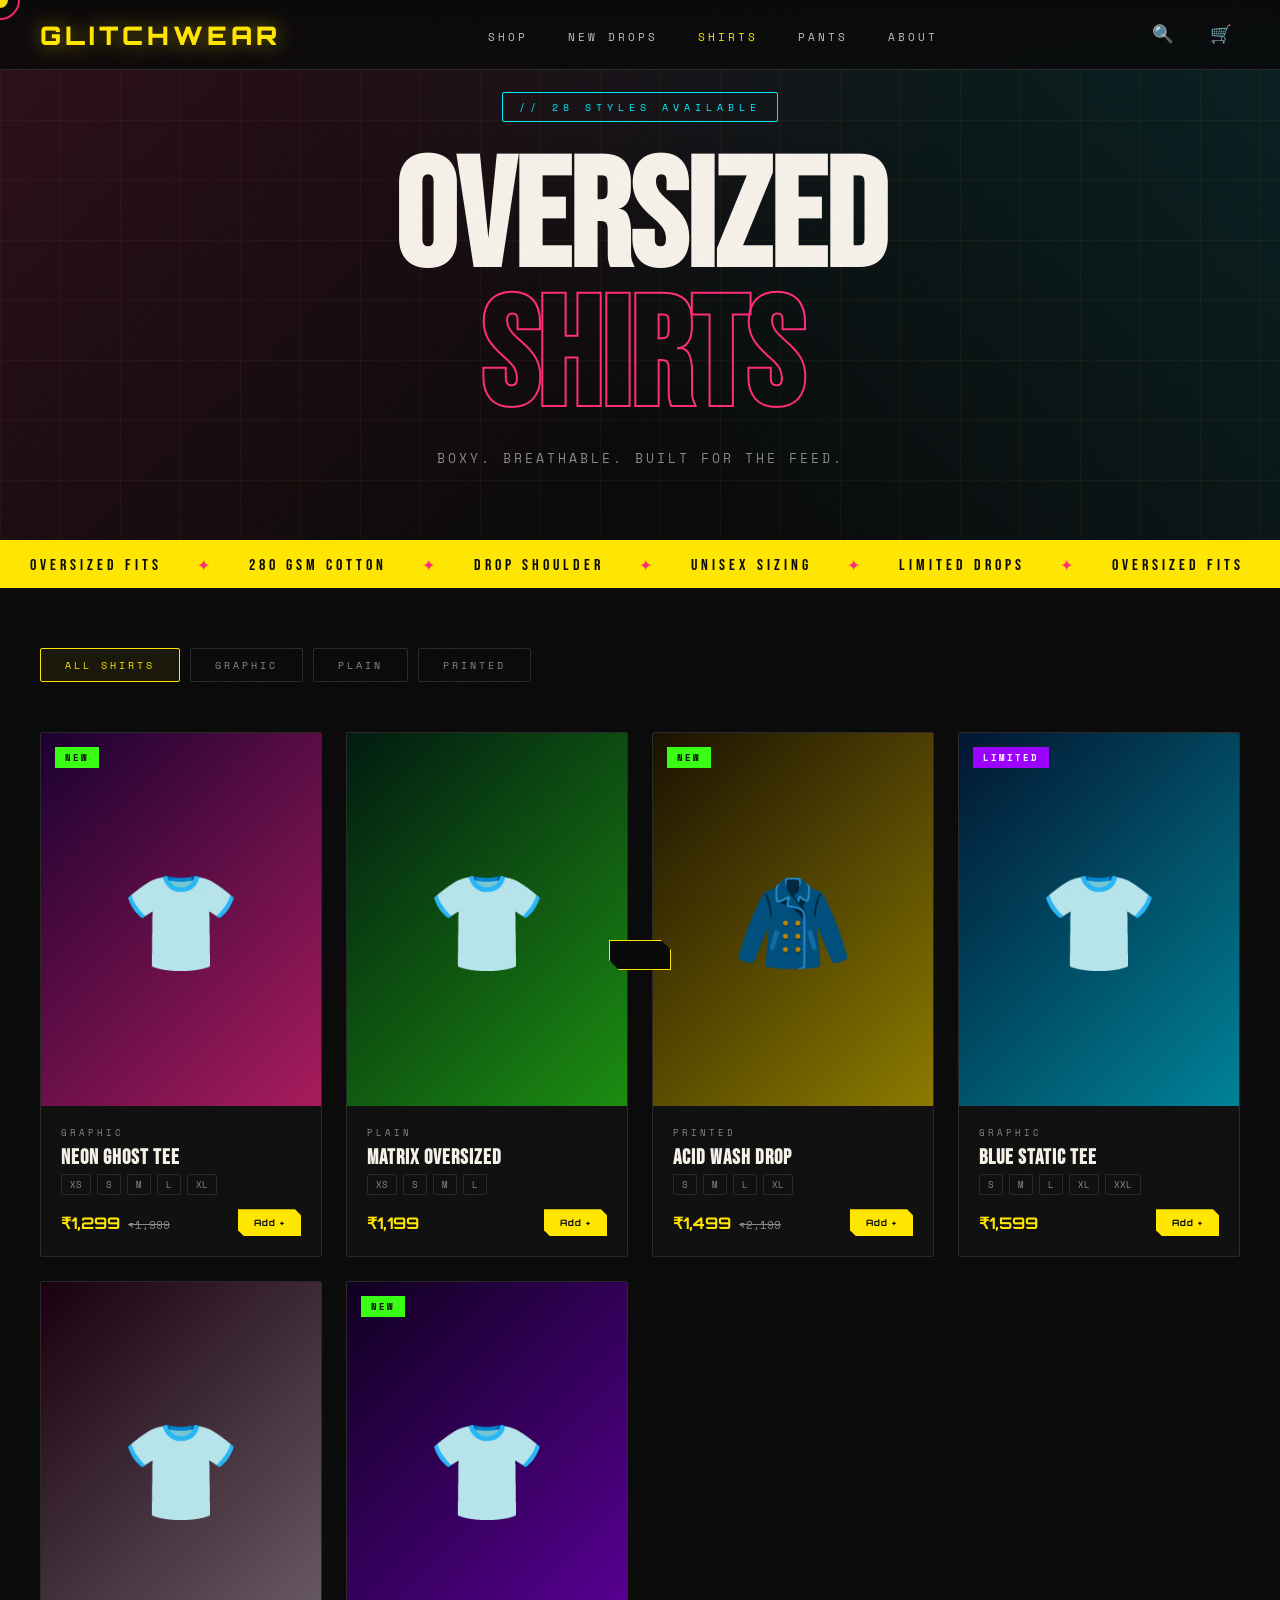
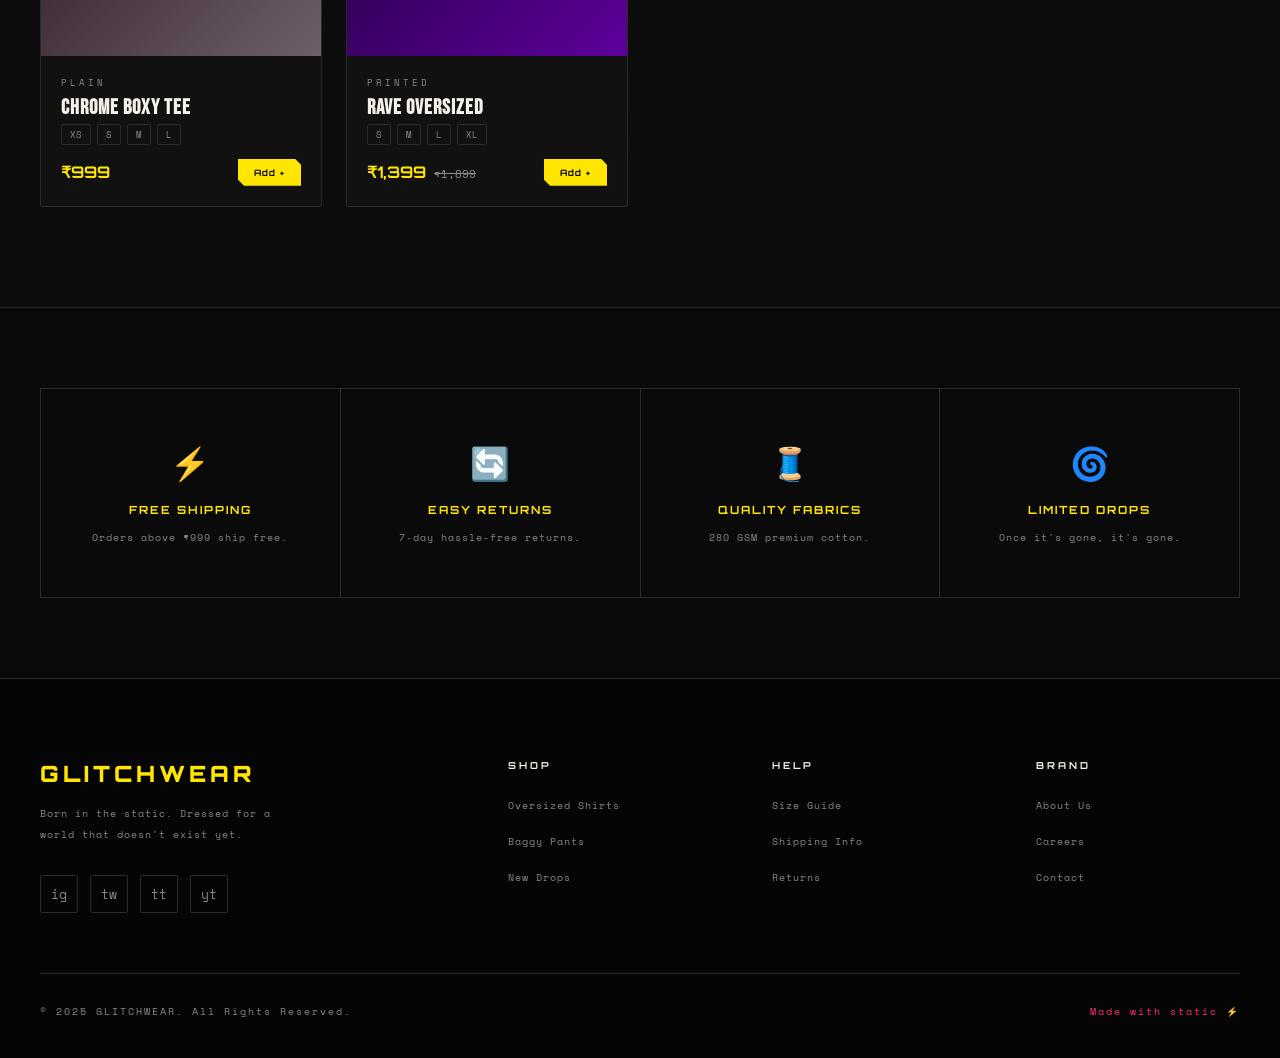
<file: pages/shirts.html>
<!DOCTYPE html>
<html lang="en">
<head>
  <meta charset="UTF-8" />
  <meta name="viewport" content="width=device-width, initial-scale=1.0" />
  <title>Oversized Shirts — GLITCHWEAR</title>
  <link rel="stylesheet" href="../css/style.css" />
  <link rel="stylesheet" href="../css/pages.css" />
  <link rel="icon" href="data:image/svg+xml,<svg xmlns='http://www.w3.org/2000/svg' viewBox='0 0 100 100'><text y='.9em' font-size='90'>⚡</text></svg>" />
</head>
<body>
<div class="cursor"></div>
<div class="cursor-ring"></div>
<div class="toast"></div>
<div class="cart-backdrop"></div>

<aside class="cart-drawer">
  <div class="cart-header">
    <span class="cart-title">Your Cart</span>
    <button class="cart-close">✕</button>
  </div>
  <div class="cart-items">
    <div class="cart-empty">
      <div class="cart-empty-icon">🛒</div>
      <p>Your cart is empty</p>
    </div>
  </div>
  <div class="cart-footer" style="display:none;">
    <div class="cart-total">
      <span class="cart-total-label">Total</span>
      <span class="cart-total-amount">₹0</span>
    </div>
    <button class="checkout-btn">Checkout →</button>
  </div>
</aside>

<nav>
  <a href="../index.html" class="nav-logo">GLITCHWEAR</a>
  <ul class="nav-links">
    <li><a href="../index.html#shop">Shop</a></li>
    <li><a href="../index.html#new">New Drops</a></li>
    <li><a href="shirts.html" style="color:var(--acid-yellow)">Shirts</a></li>
    <li><a href="pants.html">Pants</a></li>
    <li><a href="about.html">About</a></li>
  </ul>
  <div class="nav-icons">
    <button class="nav-icon-btn">🔍</button>
    <button class="nav-icon-btn cart-btn" style="position:relative;">
      🛒<span class="cart-count" style="display:none;">0</span>
    </button>
  </div>
  <button class="hamburger" aria-label="Menu">
    <span></span><span></span><span></span>
  </button>
</nav>
<div class="mobile-nav">
  <ul>
    <li><a href="../index.html#shop">Shop</a></li>
    <li><a href="shirts.html">Shirts</a></li>
    <li><a href="pants.html">Pants</a></li>
    <li><a href="about.html">About</a></li>
  </ul>
</div>

<!-- PAGE HERO -->
<div class="page-hero">
  <div class="page-hero-bg" style="background:linear-gradient(135deg,rgba(255,45,120,0.15) 0%,transparent 60%),linear-gradient(225deg,rgba(0,240,255,0.1) 0%,transparent 60%),var(--bg);"></div>
  <div class="hero-grid"></div>
  <div class="page-hero-content">
    <span class="hero-tag">// 28 Styles Available</span>
    <h1 class="page-title">OVERSIZED<br><span style="-webkit-text-stroke:2px var(--hot-pink);color:transparent;">SHIRTS</span></h1>
    <p class="hero-sub">Boxy. Breathable. Built for the feed.</p>
  </div>
</div>

<div class="marquee-strip">
  <div class="marquee-inner">
    <span>OVERSIZED FITS</span><span class="dot">✦</span>
    <span>280 GSM COTTON</span><span class="dot">✦</span>
    <span>DROP SHOULDER</span><span class="dot">✦</span>
    <span>UNISEX SIZING</span><span class="dot">✦</span>
    <span>LIMITED DROPS</span><span class="dot">✦</span>
    <span>OVERSIZED FITS</span><span class="dot">✦</span>
    <span>280 GSM COTTON</span><span class="dot">✦</span>
    <span>DROP SHOULDER</span><span class="dot">✦</span>
    <span>UNISEX SIZING</span><span class="dot">✦</span>
    <span>LIMITED DROPS</span><span class="dot">✦</span>
  </div>
</div>

<!-- FILTERS + PRODUCTS -->
<section class="products" style="padding-top:60px;">
  <div class="filter-tabs reveal" style="justify-content:flex-start;max-width:1200px;margin:0 auto 50px;padding:0 0;">
    <button class="filter-tab active" data-filter="all">All Shirts</button>
    <button class="filter-tab" data-filter="graphic">Graphic</button>
    <button class="filter-tab" data-filter="plain">Plain</button>
    <button class="filter-tab" data-filter="printed">Printed</button>
  </div>
  <div class="products-grid">

    <div class="product-card reveal" data-category="graphic" data-color="#1a0030" data-emoji="👕">
      <div class="product-img-wrap">
        <div style="width:100%;height:100%;background:linear-gradient(135deg,#1a0030,#ff2d78 160%);display:flex;align-items:center;justify-content:center;font-size:6rem;">👕</div>
        <span class="product-badge new">New</span>
        <div class="product-actions">
          <button class="action-btn wish-btn">♡</button>
        </div>
      </div>
      <div class="product-info">
        <p class="product-category">Graphic</p>
        <h3 class="product-name">NEON GHOST TEE</h3>
        <div class="product-sizes"><span class="size-chip">XS</span><span class="size-chip">S</span><span class="size-chip">M</span><span class="size-chip">L</span><span class="size-chip">XL</span></div>
        <div class="product-bottom">
          <span><span class="product-price">₹1,299</span><span class="product-price-old">₹1,999</span></span>
          <button class="add-cart-btn">Add +</button>
        </div>
      </div>
    </div>

    <div class="product-card reveal" data-category="plain" data-color="#001a10" data-emoji="👕">
      <div class="product-img-wrap">
        <div style="width:100%;height:100%;background:linear-gradient(135deg,#001a10,#39ff14 200%);display:flex;align-items:center;justify-content:center;font-size:6rem;">👕</div>
        <div class="product-actions">
          <button class="action-btn wish-btn">♡</button>
        </div>
      </div>
      <div class="product-info">
        <p class="product-category">Plain</p>
        <h3 class="product-name">MATRIX OVERSIZED</h3>
        <div class="product-sizes"><span class="size-chip">XS</span><span class="size-chip">S</span><span class="size-chip">M</span><span class="size-chip">L</span></div>
        <div class="product-bottom">
          <span><span class="product-price">₹1,199</span></span>
          <button class="add-cart-btn">Add +</button>
        </div>
      </div>
    </div>

    <div class="product-card reveal" data-category="printed" data-color="#1a1000" data-emoji="🧥">
      <div class="product-img-wrap">
        <div style="width:100%;height:100%;background:linear-gradient(135deg,#1a1000,#ffe600 200%);display:flex;align-items:center;justify-content:center;font-size:6rem;">🧥</div>
        <span class="product-badge new">New</span>
        <div class="product-actions">
          <button class="action-btn wish-btn">♡</button>
        </div>
      </div>
      <div class="product-info">
        <p class="product-category">Printed</p>
        <h3 class="product-name">ACID WASH DROP</h3>
        <div class="product-sizes"><span class="size-chip">S</span><span class="size-chip">M</span><span class="size-chip">L</span><span class="size-chip">XL</span></div>
        <div class="product-bottom">
          <span><span class="product-price">₹1,499</span><span class="product-price-old">₹2,199</span></span>
          <button class="add-cart-btn">Add +</button>
        </div>
      </div>
    </div>

    <div class="product-card reveal" data-category="graphic" data-color="#001530" data-emoji="👕">
      <div class="product-img-wrap">
        <div style="width:100%;height:100%;background:linear-gradient(135deg,#001530,#00f0ff 200%);display:flex;align-items:center;justify-content:center;font-size:6rem;">👕</div>
        <span class="product-badge" style="background:var(--purple)">Limited</span>
        <div class="product-actions">
          <button class="action-btn wish-btn">♡</button>
        </div>
      </div>
      <div class="product-info">
        <p class="product-category">Graphic</p>
        <h3 class="product-name">BLUE STATIC TEE</h3>
        <div class="product-sizes"><span class="size-chip">S</span><span class="size-chip">M</span><span class="size-chip">L</span><span class="size-chip">XL</span><span class="size-chip">XXL</span></div>
        <div class="product-bottom">
          <span><span class="product-price">₹1,599</span></span>
          <button class="add-cart-btn">Add +</button>
        </div>
      </div>
    </div>

    <div class="product-card reveal" data-category="plain" data-color="#1a0010" data-emoji="👕">
      <div class="product-img-wrap">
        <div style="width:100%;height:100%;background:linear-gradient(135deg,#1a0010,#c0c0c0 200%);display:flex;align-items:center;justify-content:center;font-size:6rem;">👕</div>
        <div class="product-actions">
          <button class="action-btn wish-btn">♡</button>
        </div>
      </div>
      <div class="product-info">
        <p class="product-category">Plain</p>
        <h3 class="product-name">CHROME BOXY TEE</h3>
        <div class="product-sizes"><span class="size-chip">XS</span><span class="size-chip">S</span><span class="size-chip">M</span><span class="size-chip">L</span></div>
        <div class="product-bottom">
          <span><span class="product-price">₹999</span></span>
          <button class="add-cart-btn">Add +</button>
        </div>
      </div>
    </div>

    <div class="product-card reveal" data-category="printed" data-color="#100020" data-emoji="👕">
      <div class="product-img-wrap">
        <div style="width:100%;height:100%;background:linear-gradient(135deg,#100020,#9b00ff 180%,#ff2d78 250%);display:flex;align-items:center;justify-content:center;font-size:6rem;">👕</div>
        <span class="product-badge new">New</span>
        <div class="product-actions">
          <button class="action-btn wish-btn">♡</button>
        </div>
      </div>
      <div class="product-info">
        <p class="product-category">Printed</p>
        <h3 class="product-name">RAVE OVERSIZED</h3>
        <div class="product-sizes"><span class="size-chip">S</span><span class="size-chip">M</span><span class="size-chip">L</span><span class="size-chip">XL</span></div>
        <div class="product-bottom">
          <span><span class="product-price">₹1,399</span><span class="product-price-old">₹1,899</span></span>
          <button class="add-cart-btn">Add +</button>
        </div>
      </div>
    </div>

  </div>
</section>

<section class="features">
  <div class="features-grid">
    <div class="feature-item reveal"><span class="feature-icon">⚡</span><h4 class="feature-title">Free Shipping</h4><p class="feature-desc">Orders above ₹999 ship free.</p></div>
    <div class="feature-item reveal"><span class="feature-icon">🔄</span><h4 class="feature-title">Easy Returns</h4><p class="feature-desc">7-day hassle-free returns.</p></div>
    <div class="feature-item reveal"><span class="feature-icon">🧵</span><h4 class="feature-title">Quality Fabrics</h4><p class="feature-desc">280 GSM premium cotton.</p></div>
    <div class="feature-item reveal"><span class="feature-icon">🌀</span><h4 class="feature-title">Limited Drops</h4><p class="feature-desc">Once it's gone, it's gone.</p></div>
  </div>
</section>

<footer>
  <div class="footer-grid">
    <div>
      <span class="footer-brand-name">GLITCHWEAR</span>
      <p class="footer-tagline">Born in the static. Dressed for a world that doesn't exist yet.</p>
      <div class="social-links">
        <a href="#" class="social-link">ig</a>
        <a href="#" class="social-link">tw</a>
        <a href="#" class="social-link">tt</a>
        <a href="#" class="social-link">yt</a>
      </div>
    </div>
    <div>
      <h5 class="footer-col-title">Shop</h5>
      <ul class="footer-links">
        <li><a href="shirts.html">Oversized Shirts</a></li>
        <li><a href="pants.html">Baggy Pants</a></li>
        <li><a href="../index.html#new">New Drops</a></li>
      </ul>
    </div>
    <div>
      <h5 class="footer-col-title">Help</h5>
      <ul class="footer-links">
        <li><a href="#">Size Guide</a></li>
        <li><a href="#">Shipping Info</a></li>
        <li><a href="#">Returns</a></li>
      </ul>
    </div>
    <div>
      <h5 class="footer-col-title">Brand</h5>
      <ul class="footer-links">
        <li><a href="about.html">About Us</a></li>
        <li><a href="#">Careers</a></li>
        <li><a href="#">Contact</a></li>
      </ul>
    </div>
  </div>
  <div class="footer-bottom">
    <span class="footer-copy">© 2025 GLITCHWEAR. All Rights Reserved.</span>
    <span class="footer-copy" style="color:var(--hot-pink);">Made with static ⚡</span>
  </div>
</footer>

<script src="../js/main.js"></script>
</body>
</html>
</file>
<file: css/style.css>
@import url('https://fonts.googleapis.com/css2?family=Bebas+Neue&family=Space+Mono:ital,wght@0,400;0,700;1,400&family=Orbitron:wght@400;700;900&display=swap');

:root {
  --acid-yellow: #FFE600;
  --hot-pink: #FF2D78;
  --electric-blue: #00F0FF;
  --neon-green: #39FF14;
  --deep-black: #0A0A0A;
  --off-white: #F5F0E8;
  --chrome: #C0C0C0;
  --purple: #9B00FF;
  --bg: #0A0A0A;
  --card-bg: #111111;
  --border: #2a2a2a;
  --text: #F5F0E8;
  --text-muted: #888;
}

* {
  margin: 0;
  padding: 0;
  box-sizing: border-box;
}

html {
  scroll-behavior: smooth;
}

body {
  background: var(--bg);
  color: var(--text);
  font-family: 'Space Mono', monospace;
  overflow-x: hidden;
  cursor: none;
}

/* Custom Cursor */
.cursor {
  width: 16px;
  height: 16px;
  background: var(--acid-yellow);
  border-radius: 50%;
  position: fixed;
  pointer-events: none;
  z-index: 99999;
  transform: translate(-50%, -50%);
  transition: transform 0.1s ease, width 0.2s, height 0.2s, background 0.2s;
  mix-blend-mode: difference;
}

.cursor-ring {
  width: 40px;
  height: 40px;
  border: 2px solid var(--hot-pink);
  border-radius: 50%;
  position: fixed;
  pointer-events: none;
  z-index: 99998;
  transform: translate(-50%, -50%);
  transition: transform 0.15s ease, width 0.3s, height 0.3s;
  mix-blend-mode: difference;
}

body:hover .cursor { opacity: 1; }

/* Scrollbar */
::-webkit-scrollbar { width: 6px; }
::-webkit-scrollbar-track { background: var(--deep-black); }
::-webkit-scrollbar-thumb { background: var(--hot-pink); border-radius: 3px; }

/* ===== NOISE OVERLAY ===== */
body::before {
  content: '';
  position: fixed;
  top: 0; left: 0;
  width: 100%; height: 100%;
  background-image: url("data:image/svg+xml,%3Csvg viewBox='0 0 256 256' xmlns='http://www.w3.org/2000/svg'%3E%3Cfilter id='noise'%3E%3CfeTurbulence type='fractalNoise' baseFrequency='0.9' numOctaves='4' stitchTiles='stitch'/%3E%3C/filter%3E%3Crect width='100%25' height='100%25' filter='url(%23noise)' opacity='0.04'/%3E%3C/svg%3E");
  pointer-events: none;
  z-index: 9997;
  opacity: 0.5;
}

/* ===== NAVBAR ===== */
nav {
  position: fixed;
  top: 0;
  width: 100%;
  z-index: 1000;
  padding: 0 40px;
  height: 70px;
  display: flex;
  align-items: center;
  justify-content: space-between;
  background: rgba(10,10,10,0.85);
  backdrop-filter: blur(20px);
  border-bottom: 1px solid var(--border);
}

.nav-logo {
  font-family: 'Orbitron', monospace;
  font-size: 1.6rem;
  font-weight: 900;
  color: var(--acid-yellow);
  text-decoration: none;
  letter-spacing: 4px;
  text-shadow: 0 0 20px rgba(255,230,0,0.5);
  animation: logoGlitch 8s infinite;
}

@keyframes logoGlitch {
  0%, 90%, 100% { text-shadow: 0 0 20px rgba(255,230,0,0.5); transform: none; }
  91% { text-shadow: -2px 0 var(--hot-pink), 2px 0 var(--electric-blue); transform: skew(-1deg); }
  93% { text-shadow: 2px 0 var(--hot-pink), -2px 0 var(--electric-blue); transform: skew(1deg); }
  95% { text-shadow: 0 0 20px rgba(255,230,0,0.5); transform: none; }
}

.nav-links {
  display: flex;
  gap: 40px;
  list-style: none;
  align-items: center;
}

.nav-links a {
  color: var(--chrome);
  text-decoration: none;
  font-size: 0.7rem;
  letter-spacing: 3px;
  text-transform: uppercase;
  transition: color 0.2s;
  position: relative;
}

.nav-links a::after {
  content: '';
  position: absolute;
  bottom: -4px;
  left: 0;
  width: 0;
  height: 2px;
  background: var(--acid-yellow);
  transition: width 0.3s ease;
}

.nav-links a:hover { color: var(--acid-yellow); }
.nav-links a:hover::after { width: 100%; }

.nav-icons {
  display: flex;
  gap: 20px;
  align-items: center;
}

.nav-icon-btn {
  background: none;
  border: none;
  color: var(--text);
  font-size: 1.1rem;
  cursor: none;
  padding: 8px;
  border-radius: 50%;
  transition: color 0.2s, background 0.2s;
  position: relative;
}

.nav-icon-btn:hover { color: var(--acid-yellow); }

.cart-count {
  position: absolute;
  top: 2px;
  right: 2px;
  background: var(--hot-pink);
  color: white;
  font-size: 0.5rem;
  width: 14px;
  height: 14px;
  border-radius: 50%;
  display: flex;
  align-items: center;
  justify-content: center;
  font-weight: 700;
}

.hamburger {
  display: none;
  flex-direction: column;
  gap: 5px;
  background: none;
  border: none;
  cursor: none;
  padding: 5px;
}

.hamburger span {
  width: 24px;
  height: 2px;
  background: var(--text);
  transition: all 0.3s;
}

/* ===== HERO ===== */
.hero {
  min-height: 100vh;
  display: flex;
  align-items: center;
  justify-content: center;
  position: relative;
  overflow: hidden;
  padding-top: 70px;
}

.hero-bg {
  position: absolute;
  inset: 0;
  background:
    radial-gradient(ellipse at 20% 50%, rgba(255,45,120,0.15) 0%, transparent 50%),
    radial-gradient(ellipse at 80% 20%, rgba(0,240,255,0.12) 0%, transparent 50%),
    radial-gradient(ellipse at 60% 80%, rgba(155,0,255,0.1) 0%, transparent 50%),
    var(--bg);
}

.hero-grid {
  position: absolute;
  inset: 0;
  background-image:
    linear-gradient(rgba(255,230,0,0.04) 1px, transparent 1px),
    linear-gradient(90deg, rgba(255,230,0,0.04) 1px, transparent 1px);
  background-size: 60px 60px;
  animation: gridScroll 20s linear infinite;
}

@keyframes gridScroll {
  0% { transform: translateY(0); }
  100% { transform: translateY(60px); }
}

.hero-content {
  position: relative;
  z-index: 2;
  text-align: center;
  max-width: 1000px;
  padding: 0 20px;
}

.hero-tag {
  display: inline-block;
  font-size: 0.65rem;
  letter-spacing: 5px;
  text-transform: uppercase;
  color: var(--electric-blue);
  border: 1px solid var(--electric-blue);
  padding: 6px 16px;
  border-radius: 2px;
  margin-bottom: 30px;
  animation: fadeUp 0.8s ease both;
}

.hero-title {
  font-family: 'Bebas Neue', sans-serif;
  font-size: clamp(5rem, 15vw, 14rem);
  line-height: 0.85;
  letter-spacing: -2px;
  margin-bottom: 10px;
  animation: fadeUp 0.8s ease 0.1s both;
}

.hero-title .line1 { color: var(--off-white); }
.hero-title .line2 {
  color: transparent;
  -webkit-text-stroke: 2px var(--hot-pink);
  display: block;
}

.hero-title .glitch-text {
  position: relative;
  display: inline-block;
}

.hero-title .glitch-text::before,
.hero-title .glitch-text::after {
  content: attr(data-text);
  position: absolute;
  top: 0; left: 0;
  width: 100%; height: 100%;
}

.hero-title .glitch-text::before {
  color: var(--electric-blue);
  animation: glitch1 4s infinite;
  clip-path: polygon(0 0, 100% 0, 100% 35%, 0 35%);
}

.hero-title .glitch-text::after {
  color: var(--hot-pink);
  animation: glitch2 4s infinite;
  clip-path: polygon(0 65%, 100% 65%, 100% 100%, 0 100%);
}

@keyframes glitch1 {
  0%, 85%, 100% { transform: none; opacity: 0; }
  86% { transform: translateX(-4px); opacity: 1; }
  88% { transform: translateX(4px); opacity: 1; }
  90% { transform: none; opacity: 0; }
}

@keyframes glitch2 {
  0%, 85%, 100% { transform: none; opacity: 0; }
  87% { transform: translateX(4px); opacity: 1; }
  89% { transform: translateX(-4px); opacity: 1; }
  91% { transform: none; opacity: 0; }
}

.hero-sub {
  font-size: 0.8rem;
  color: var(--text-muted);
  letter-spacing: 3px;
  text-transform: uppercase;
  margin-bottom: 50px;
  animation: fadeUp 0.8s ease 0.2s both;
}

.hero-ctas {
  display: flex;
  gap: 20px;
  justify-content: center;
  flex-wrap: wrap;
  animation: fadeUp 0.8s ease 0.3s both;
}

@keyframes fadeUp {
  from { opacity: 0; transform: translateY(30px); }
  to { opacity: 1; transform: translateY(0); }
}

/* ===== BUTTONS ===== */
.btn-primary {
  background: var(--acid-yellow);
  color: var(--deep-black);
  border: none;
  padding: 16px 40px;
  font-family: 'Orbitron', monospace;
  font-size: 0.7rem;
  font-weight: 700;
  letter-spacing: 3px;
  text-transform: uppercase;
  cursor: none;
  text-decoration: none;
  display: inline-flex;
  align-items: center;
  gap: 10px;
  transition: all 0.2s;
  clip-path: polygon(0 0, calc(100% - 12px) 0, 100% 12px, 100% 100%, 12px 100%, 0 calc(100% - 12px));
}

.btn-primary:hover {
  background: var(--hot-pink);
  color: white;
  transform: translateY(-2px);
  box-shadow: 0 10px 30px rgba(255,45,120,0.4);
}

.btn-outline {
  background: transparent;
  color: var(--text);
  border: 1px solid var(--border);
  padding: 16px 40px;
  font-family: 'Orbitron', monospace;
  font-size: 0.7rem;
  font-weight: 700;
  letter-spacing: 3px;
  text-transform: uppercase;
  cursor: none;
  text-decoration: none;
  display: inline-flex;
  align-items: center;
  gap: 10px;
  transition: all 0.2s;
}

.btn-outline:hover {
  border-color: var(--electric-blue);
  color: var(--electric-blue);
  box-shadow: 0 0 20px rgba(0,240,255,0.2);
}

/* ===== MARQUEE ===== */
.marquee-strip {
  background: var(--acid-yellow);
  padding: 12px 0;
  overflow: hidden;
  white-space: nowrap;
}

.marquee-inner {
  display: inline-flex;
  animation: marquee 18s linear infinite;
}

.marquee-inner span {
  font-family: 'Bebas Neue', sans-serif;
  font-size: 1rem;
  letter-spacing: 4px;
  color: var(--deep-black);
  padding: 0 30px;
}

.marquee-inner span.dot {
  color: var(--hot-pink);
  padding: 0 5px;
}

@keyframes marquee {
  from { transform: translateX(0); }
  to { transform: translateX(-50%); }
}

/* ===== SECTION HEADER ===== */
.section-header {
  text-align: center;
  margin-bottom: 70px;
}

.section-tag {
  display: inline-block;
  font-size: 0.6rem;
  letter-spacing: 5px;
  text-transform: uppercase;
  color: var(--hot-pink);
  margin-bottom: 16px;
}

.section-title {
  font-family: 'Bebas Neue', sans-serif;
  font-size: clamp(2.5rem, 6vw, 5rem);
  line-height: 1;
  letter-spacing: 2px;
}

.section-title em {
  font-style: normal;
  color: transparent;
  -webkit-text-stroke: 1px var(--acid-yellow);
}

/* ===== CATEGORIES ===== */
.categories {
  padding: 100px 40px;
}

.cat-grid {
  display: grid;
  grid-template-columns: 1.4fr 1fr;
  gap: 20px;
  max-width: 1200px;
  margin: 0 auto;
}

.cat-card {
  position: relative;
  overflow: hidden;
  cursor: none;
  border: 1px solid var(--border);
  border-radius: 2px;
  aspect-ratio: 3/4;
  background: var(--card-bg);
}

.cat-card:first-child { aspect-ratio: auto; min-height: 600px; }

.cat-img {
  width: 100%;
  height: 100%;
  object-fit: cover;
  transition: transform 0.6s ease;
  filter: saturate(0.8);
}

.cat-card:hover .cat-img { transform: scale(1.06); filter: saturate(1.1); }

.cat-overlay {
  position: absolute;
  inset: 0;
  background: linear-gradient(to top, rgba(0,0,0,0.85) 0%, transparent 50%);
  display: flex;
  flex-direction: column;
  justify-content: flex-end;
  padding: 35px;
}

.cat-tag-small {
  font-size: 0.6rem;
  letter-spacing: 4px;
  text-transform: uppercase;
  color: var(--acid-yellow);
  margin-bottom: 8px;
}

.cat-name {
  font-family: 'Bebas Neue', sans-serif;
  font-size: 3rem;
  letter-spacing: 2px;
  line-height: 1;
  margin-bottom: 20px;
}

.cat-card-right {
  display: grid;
  grid-template-rows: 1fr 1fr;
  gap: 20px;
}

/* ===== PRODUCTS ===== */
.products {
  padding: 100px 40px;
  background: linear-gradient(180deg, var(--bg) 0%, #0d0d0d 100%);
}

.filter-tabs {
  display: flex;
  gap: 10px;
  justify-content: center;
  margin-bottom: 60px;
  flex-wrap: wrap;
}

.filter-tab {
  background: transparent;
  border: 1px solid var(--border);
  color: var(--text-muted);
  padding: 8px 24px;
  font-family: 'Space Mono', monospace;
  font-size: 0.65rem;
  letter-spacing: 3px;
  text-transform: uppercase;
  cursor: none;
  transition: all 0.2s;
  border-radius: 2px;
}

.filter-tab.active,
.filter-tab:hover {
  border-color: var(--acid-yellow);
  color: var(--acid-yellow);
  background: rgba(255,230,0,0.06);
}

.products-grid {
  display: grid;
  grid-template-columns: repeat(auto-fill, minmax(280px, 1fr));
  gap: 24px;
  max-width: 1200px;
  margin: 0 auto;
}

.product-card {
  background: var(--card-bg);
  border: 1px solid var(--border);
  border-radius: 2px;
  overflow: hidden;
  cursor: none;
  transition: transform 0.3s ease, border-color 0.3s;
  position: relative;
}

.product-card:hover {
  transform: translateY(-8px);
  border-color: rgba(255,230,0,0.3);
}

.product-img-wrap {
  position: relative;
  aspect-ratio: 3/4;
  overflow: hidden;
  background: #161616;
}

.product-img-wrap img {
  width: 100%;
  height: 100%;
  object-fit: cover;
  transition: transform 0.5s ease;
  filter: saturate(0.9);
}

.product-card:hover .product-img-wrap img {
  transform: scale(1.08);
  filter: saturate(1.2);
}

.product-badge {
  position: absolute;
  top: 14px;
  left: 14px;
  background: var(--hot-pink);
  color: white;
  font-size: 0.55rem;
  letter-spacing: 2px;
  text-transform: uppercase;
  padding: 4px 10px;
  font-weight: 700;
  z-index: 2;
}

.product-badge.new { background: var(--neon-green); color: var(--deep-black); }
.product-badge.sold { background: var(--text-muted); }

.product-actions {
  position: absolute;
  bottom: 14px;
  right: 14px;
  display: flex;
  flex-direction: column;
  gap: 8px;
  opacity: 0;
  transform: translateX(10px);
  transition: all 0.3s;
  z-index: 2;
}

.product-card:hover .product-actions {
  opacity: 1;
  transform: translateX(0);
}

.action-btn {
  width: 38px;
  height: 38px;
  background: rgba(10,10,10,0.9);
  border: 1px solid var(--border);
  border-radius: 50%;
  display: flex;
  align-items: center;
  justify-content: center;
  color: var(--text);
  cursor: none;
  transition: all 0.2s;
  backdrop-filter: blur(10px);
}

.action-btn:hover { background: var(--acid-yellow); color: var(--deep-black); border-color: var(--acid-yellow); }

.product-info {
  padding: 20px;
}

.product-category {
  font-size: 0.55rem;
  letter-spacing: 3px;
  text-transform: uppercase;
  color: var(--text-muted);
  margin-bottom: 6px;
}

.product-name {
  font-family: 'Bebas Neue', sans-serif;
  font-size: 1.3rem;
  letter-spacing: 1px;
  margin-bottom: 4px;
  color: var(--text);
}

.product-sizes {
  display: flex;
  gap: 6px;
  margin-bottom: 14px;
  flex-wrap: wrap;
}

.size-chip {
  font-size: 0.55rem;
  border: 1px solid var(--border);
  padding: 3px 8px;
  color: var(--text-muted);
  border-radius: 2px;
  cursor: none;
  transition: all 0.2s;
  font-family: 'Space Mono', monospace;
}

.size-chip:hover {
  border-color: var(--acid-yellow);
  color: var(--acid-yellow);
}

.product-bottom {
  display: flex;
  align-items: center;
  justify-content: space-between;
}

.product-price {
  font-family: 'Orbitron', monospace;
  font-size: 1rem;
  font-weight: 700;
  color: var(--acid-yellow);
}

.product-price-old {
  font-size: 0.7rem;
  color: var(--text-muted);
  text-decoration: line-through;
  margin-left: 8px;
}

.add-cart-btn {
  background: var(--acid-yellow);
  color: var(--deep-black);
  border: none;
  padding: 8px 16px;
  font-family: 'Orbitron', monospace;
  font-size: 0.55rem;
  font-weight: 700;
  letter-spacing: 1px;
  cursor: none;
  transition: all 0.2s;
  clip-path: polygon(0 0, calc(100% - 6px) 0, 100% 6px, 100% 100%, 6px 100%, 0 calc(100% - 6px));
}

.add-cart-btn:hover {
  background: var(--hot-pink);
  color: white;
}

/* ===== BANNER ===== */
.y2k-banner {
  padding: 120px 40px;
  text-align: center;
  position: relative;
  overflow: hidden;
  background: linear-gradient(135deg, #0d0010 0%, #000a1a 50%, #0d0010 100%);
  border-top: 1px solid var(--border);
  border-bottom: 1px solid var(--border);
}

.y2k-banner::before {
  content: '';
  position: absolute;
  inset: 0;
  background:
    radial-gradient(circle at 25% 50%, rgba(155,0,255,0.2) 0%, transparent 50%),
    radial-gradient(circle at 75% 50%, rgba(0,240,255,0.15) 0%, transparent 50%);
}

.banner-label {
  font-size: 0.65rem;
  letter-spacing: 6px;
  text-transform: uppercase;
  color: var(--electric-blue);
  margin-bottom: 20px;
  position: relative;
}

.banner-title {
  font-family: 'Bebas Neue', sans-serif;
  font-size: clamp(3rem, 10vw, 9rem);
  line-height: 0.9;
  position: relative;
  margin-bottom: 30px;
}

.banner-title .highlight {
  color: var(--acid-yellow);
  text-shadow: 0 0 40px rgba(255,230,0,0.4);
}

.banner-desc {
  font-size: 0.75rem;
  color: var(--text-muted);
  letter-spacing: 2px;
  max-width: 500px;
  margin: 0 auto 50px;
  line-height: 2;
  position: relative;
}

/* ===== FEATURES ===== */
.features {
  padding: 80px 40px;
  border-top: 1px solid var(--border);
}

.features-grid {
  display: grid;
  grid-template-columns: repeat(4, 1fr);
  gap: 1px;
  max-width: 1200px;
  margin: 0 auto;
  background: var(--border);
  border: 1px solid var(--border);
}

.feature-item {
  background: var(--bg);
  padding: 50px 30px;
  text-align: center;
  transition: background 0.3s;
}

.feature-item:hover {
  background: var(--card-bg);
}

.feature-icon {
  font-size: 2rem;
  margin-bottom: 16px;
  display: block;
}

.feature-title {
  font-family: 'Orbitron', monospace;
  font-size: 0.7rem;
  font-weight: 700;
  letter-spacing: 2px;
  text-transform: uppercase;
  color: var(--acid-yellow);
  margin-bottom: 10px;
}

.feature-desc {
  font-size: 0.65rem;
  color: var(--text-muted);
  line-height: 2;
  letter-spacing: 1px;
}

/* ===== NEWSLETTER ===== */
.newsletter {
  padding: 100px 40px;
  text-align: center;
}

.newsletter-box {
  max-width: 600px;
  margin: 0 auto;
}

.nl-title {
  font-family: 'Bebas Neue', sans-serif;
  font-size: 3.5rem;
  letter-spacing: 3px;
  margin-bottom: 14px;
}

.nl-sub {
  font-size: 0.7rem;
  color: var(--text-muted);
  letter-spacing: 2px;
  margin-bottom: 40px;
  line-height: 1.8;
}

.nl-form {
  display: flex;
  gap: 0;
  max-width: 480px;
  margin: 0 auto;
}

.nl-input {
  flex: 1;
  background: var(--card-bg);
  border: 1px solid var(--border);
  border-right: none;
  padding: 16px 20px;
  color: var(--text);
  font-family: 'Space Mono', monospace;
  font-size: 0.7rem;
  letter-spacing: 1px;
  outline: none;
  transition: border-color 0.2s;
}

.nl-input:focus {
  border-color: var(--acid-yellow);
}

.nl-input::placeholder { color: var(--text-muted); }

.nl-btn {
  background: var(--acid-yellow);
  color: var(--deep-black);
  border: none;
  padding: 16px 28px;
  font-family: 'Orbitron', monospace;
  font-size: 0.65rem;
  font-weight: 700;
  letter-spacing: 2px;
  cursor: none;
  transition: background 0.2s;
}

.nl-btn:hover { background: var(--hot-pink); color: white; }

/* ===== FOOTER ===== */
footer {
  background: #050505;
  border-top: 1px solid var(--border);
  padding: 80px 40px 40px;
}

.footer-grid {
  display: grid;
  grid-template-columns: 2fr 1fr 1fr 1fr;
  gap: 60px;
  max-width: 1200px;
  margin: 0 auto 60px;
}

.footer-brand-name {
  font-family: 'Orbitron', monospace;
  font-size: 1.4rem;
  font-weight: 900;
  color: var(--acid-yellow);
  letter-spacing: 4px;
  margin-bottom: 16px;
  display: block;
}

.footer-tagline {
  font-size: 0.65rem;
  color: var(--text-muted);
  line-height: 2;
  letter-spacing: 1px;
  margin-bottom: 30px;
  max-width: 260px;
}

.social-links {
  display: flex;
  gap: 12px;
}

.social-link {
  width: 38px;
  height: 38px;
  border: 1px solid var(--border);
  display: flex;
  align-items: center;
  justify-content: center;
  color: var(--text-muted);
  text-decoration: none;
  font-size: 0.8rem;
  transition: all 0.2s;
  border-radius: 2px;
}

.social-link:hover {
  border-color: var(--acid-yellow);
  color: var(--acid-yellow);
  background: rgba(255,230,0,0.08);
}

.footer-col-title {
  font-family: 'Orbitron', monospace;
  font-size: 0.6rem;
  font-weight: 700;
  letter-spacing: 3px;
  text-transform: uppercase;
  color: var(--text);
  margin-bottom: 20px;
}

.footer-links {
  list-style: none;
  display: flex;
  flex-direction: column;
  gap: 12px;
}

.footer-links a {
  color: var(--text-muted);
  text-decoration: none;
  font-size: 0.65rem;
  letter-spacing: 1px;
  transition: color 0.2s;
}

.footer-links a:hover { color: var(--acid-yellow); }

.footer-bottom {
  max-width: 1200px;
  margin: 0 auto;
  padding-top: 30px;
  border-top: 1px solid var(--border);
  display: flex;
  justify-content: space-between;
  align-items: center;
  flex-wrap: wrap;
  gap: 16px;
}

.footer-copy {
  font-size: 0.6rem;
  color: var(--text-muted);
  letter-spacing: 2px;
}

/* ===== CART DRAWER ===== */
.cart-drawer {
  position: fixed;
  top: 0;
  right: -420px;
  width: 420px;
  height: 100vh;
  background: #0d0d0d;
  border-left: 1px solid var(--border);
  z-index: 2000;
  transition: right 0.4s cubic-bezier(0.4, 0, 0.2, 1);
  display: flex;
  flex-direction: column;
}

.cart-drawer.open { right: 0; }

.cart-backdrop {
  position: fixed;
  inset: 0;
  background: rgba(0,0,0,0.6);
  z-index: 1999;
  opacity: 0;
  pointer-events: none;
  transition: opacity 0.4s;
  backdrop-filter: blur(4px);
}

.cart-backdrop.open { opacity: 1; pointer-events: all; }

.cart-header {
  padding: 30px 30px 20px;
  border-bottom: 1px solid var(--border);
  display: flex;
  align-items: center;
  justify-content: space-between;
}

.cart-title {
  font-family: 'Orbitron', monospace;
  font-size: 0.8rem;
  font-weight: 700;
  letter-spacing: 3px;
  text-transform: uppercase;
}

.cart-close {
  background: none;
  border: 1px solid var(--border);
  color: var(--text);
  width: 36px;
  height: 36px;
  display: flex;
  align-items: center;
  justify-content: center;
  cursor: none;
  font-size: 1rem;
  transition: all 0.2s;
  border-radius: 50%;
}

.cart-close:hover { border-color: var(--hot-pink); color: var(--hot-pink); }

.cart-items {
  flex: 1;
  overflow-y: auto;
  padding: 20px 30px;
}

.cart-empty {
  text-align: center;
  padding: 80px 20px;
  color: var(--text-muted);
}

.cart-empty-icon { font-size: 3rem; margin-bottom: 16px; }

.cart-empty p {
  font-size: 0.7rem;
  letter-spacing: 2px;
  text-transform: uppercase;
}

.cart-item {
  display: flex;
  gap: 16px;
  padding: 16px 0;
  border-bottom: 1px solid var(--border);
}

.cart-item-img {
  width: 80px;
  height: 100px;
  object-fit: cover;
  border: 1px solid var(--border);
  border-radius: 2px;
  background: #161616;
}

.cart-item-details { flex: 1; }

.cart-item-name {
  font-family: 'Bebas Neue', sans-serif;
  font-size: 1.1rem;
  letter-spacing: 1px;
  margin-bottom: 4px;
}

.cart-item-size {
  font-size: 0.6rem;
  color: var(--text-muted);
  letter-spacing: 2px;
  text-transform: uppercase;
  margin-bottom: 12px;
}

.cart-item-qty {
  display: flex;
  align-items: center;
  gap: 12px;
}

.qty-btn {
  background: var(--card-bg);
  border: 1px solid var(--border);
  color: var(--text);
  width: 28px;
  height: 28px;
  display: flex;
  align-items: center;
  justify-content: center;
  cursor: none;
  font-size: 0.9rem;
  transition: all 0.2s;
  border-radius: 2px;
}

.qty-btn:hover { border-color: var(--acid-yellow); color: var(--acid-yellow); }
.qty-num { font-size: 0.8rem; min-width: 20px; text-align: center; }

.cart-item-price {
  font-family: 'Orbitron', monospace;
  font-size: 0.85rem;
  font-weight: 700;
  color: var(--acid-yellow);
  align-self: flex-start;
}

.cart-footer {
  padding: 20px 30px 30px;
  border-top: 1px solid var(--border);
}

.cart-total {
  display: flex;
  justify-content: space-between;
  align-items: center;
  margin-bottom: 20px;
}

.cart-total-label {
  font-size: 0.65rem;
  letter-spacing: 3px;
  text-transform: uppercase;
  color: var(--text-muted);
}

.cart-total-amount {
  font-family: 'Orbitron', monospace;
  font-size: 1.2rem;
  font-weight: 700;
  color: var(--acid-yellow);
}

.checkout-btn {
  width: 100%;
  background: var(--acid-yellow);
  color: var(--deep-black);
  border: none;
  padding: 18px;
  font-family: 'Orbitron', monospace;
  font-size: 0.75rem;
  font-weight: 700;
  letter-spacing: 3px;
  text-transform: uppercase;
  cursor: none;
  transition: all 0.2s;
  clip-path: polygon(0 0, calc(100% - 12px) 0, 100% 12px, 100% 100%, 12px 100%, 0 calc(100% - 12px));
}

.checkout-btn:hover { background: var(--hot-pink); color: white; }

/* ===== TOAST ===== */
.toast {
  position: fixed;
  bottom: 30px;
  left: 50%;
  transform: translateX(-50%) translateY(100px);
  background: var(--deep-black);
  border: 1px solid var(--acid-yellow);
  color: var(--acid-yellow);
  padding: 14px 30px;
  font-family: 'Orbitron', monospace;
  font-size: 0.65rem;
  letter-spacing: 3px;
  text-transform: uppercase;
  z-index: 3000;
  transition: transform 0.4s cubic-bezier(0.4, 0, 0.2, 1);
  white-space: nowrap;
  clip-path: polygon(0 0, calc(100% - 10px) 0, 100% 10px, 100% 100%, 10px 100%, 0 calc(100% - 10px));
}

.toast.show { transform: translateX(-50%) translateY(0); }

/* ===== MOBILE NAV ===== */
.mobile-nav {
  position: fixed;
  top: 70px;
  left: 0;
  right: 0;
  background: rgba(10,10,10,0.98);
  border-bottom: 1px solid var(--border);
  padding: 30px 40px;
  z-index: 999;
  transform: translateY(-120%);
  transition: transform 0.3s ease;
  backdrop-filter: blur(20px);
}

.mobile-nav.open { transform: translateY(0); }

.mobile-nav ul {
  list-style: none;
  display: flex;
  flex-direction: column;
  gap: 24px;
}

.mobile-nav a {
  color: var(--text);
  text-decoration: none;
  font-size: 1.5rem;
  font-family: 'Bebas Neue', sans-serif;
  letter-spacing: 3px;
  transition: color 0.2s;
}

.mobile-nav a:hover { color: var(--acid-yellow); }

/* ===== RESPONSIVE ===== */
@media (max-width: 1024px) {
  .footer-grid {
    grid-template-columns: 1fr 1fr;
    gap: 40px;
  }
  .features-grid {
    grid-template-columns: repeat(2, 1fr);
  }
}

@media (max-width: 768px) {
  nav { padding: 0 20px; }
  .nav-links { display: none; }
  .hamburger { display: flex; }
  .categories { padding: 60px 20px; }
  .cat-grid { grid-template-columns: 1fr; }
  .cat-card-right { grid-template-columns: 1fr 1fr; grid-template-rows: auto; }
  .products { padding: 60px 20px; }
  .products-grid { grid-template-columns: repeat(2, 1fr); gap: 14px; }
  .features-grid { grid-template-columns: repeat(2, 1fr); }
  .footer-grid { grid-template-columns: 1fr; gap: 30px; }
  .cart-drawer { width: 100%; }
  .nl-form { flex-direction: column; }
  .nl-input { border-right: 1px solid var(--border); border-bottom: none; }
}

@media (max-width: 480px) {
  .products-grid { grid-template-columns: 1fr; }
  .hero-ctas { flex-direction: column; align-items: center; }
  .cat-card-right { grid-template-columns: 1fr; }
  .features-grid { grid-template-columns: 1fr; }
}

/* ===== SCROLL REVEAL ===== */
.reveal {
  opacity: 0;
  transform: translateY(40px);
  transition: opacity 0.7s ease, transform 0.7s ease;
}
.reveal.visible {
  opacity: 1;
  transform: none;
}
</file>
<file: css/pages.css>
/* ===== PAGE HERO ===== */
.page-hero {
  min-height: 60vh;
  display: flex;
  align-items: center;
  justify-content: center;
  position: relative;
  overflow: hidden;
  padding-top: 70px;
}

.page-hero-bg {
  position: absolute;
  inset: 0;
}

.page-hero-content {
  position: relative;
  z-index: 2;
  text-align: center;
  padding: 0 20px;
}

.page-title {
  font-family: 'Bebas Neue', sans-serif;
  font-size: clamp(4rem, 12vw, 10rem);
  line-height: 0.9;
  letter-spacing: -1px;
  margin-bottom: 20px;
  animation: fadeUp 0.8s ease 0.1s both;
}

@media (max-width: 768px) {
  .page-hero { min-height: 50vh; }
}
</file>
